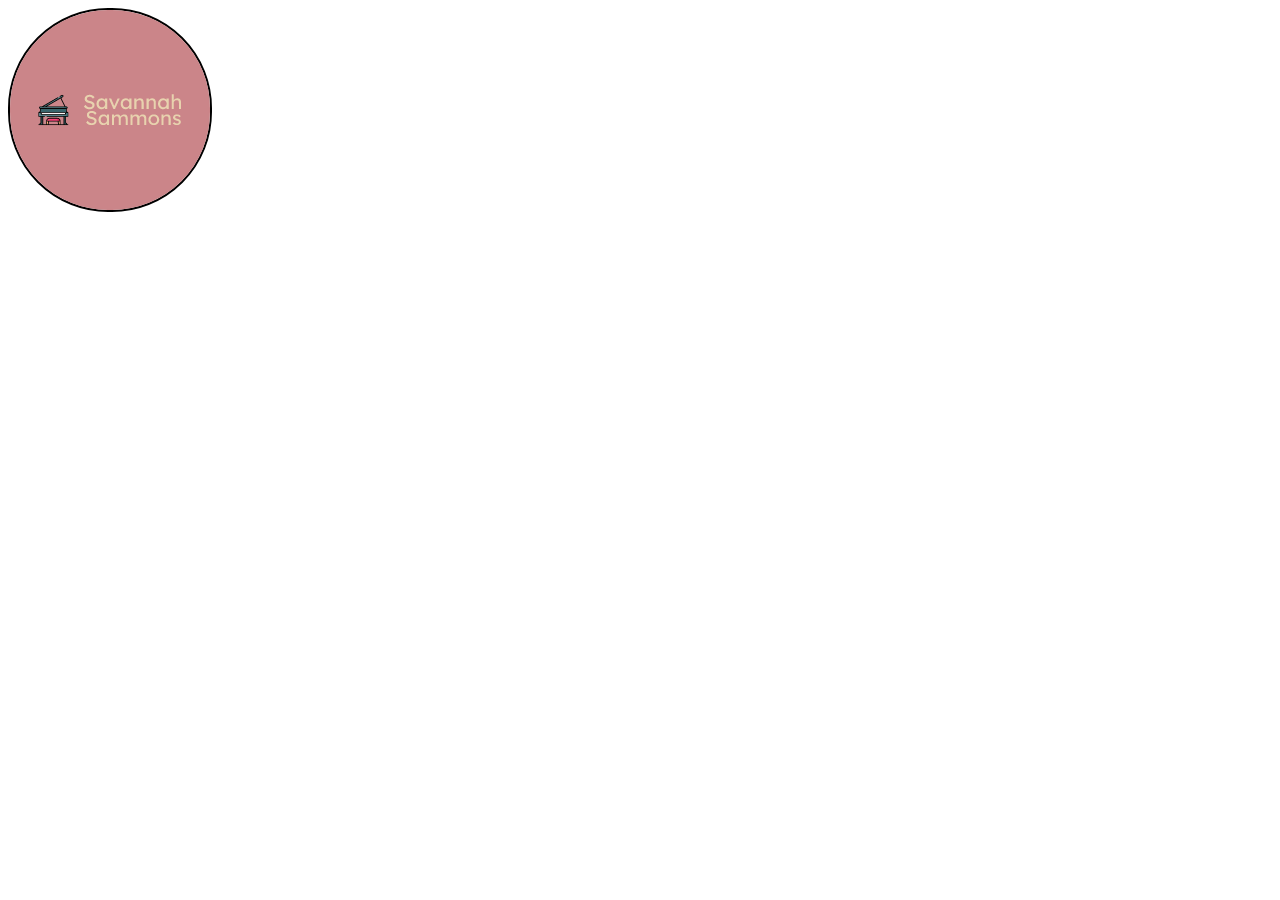
<file: personal website/index.html>
<!DOCTYPE html>
<html lang="en">
<head>
    <meta charset="UTF-8">
    <meta name="viewport" content="width=device-width, initial-scale=1.0">
    <title>Personal Website</title>
    <link rel="stylesheet" href="styles/styles.css">
</head>
<body>
    <div></div>
    <img class="logo" src="images/piano_logo_new.png" alt="piano logo">
</body>
</html>
</file>
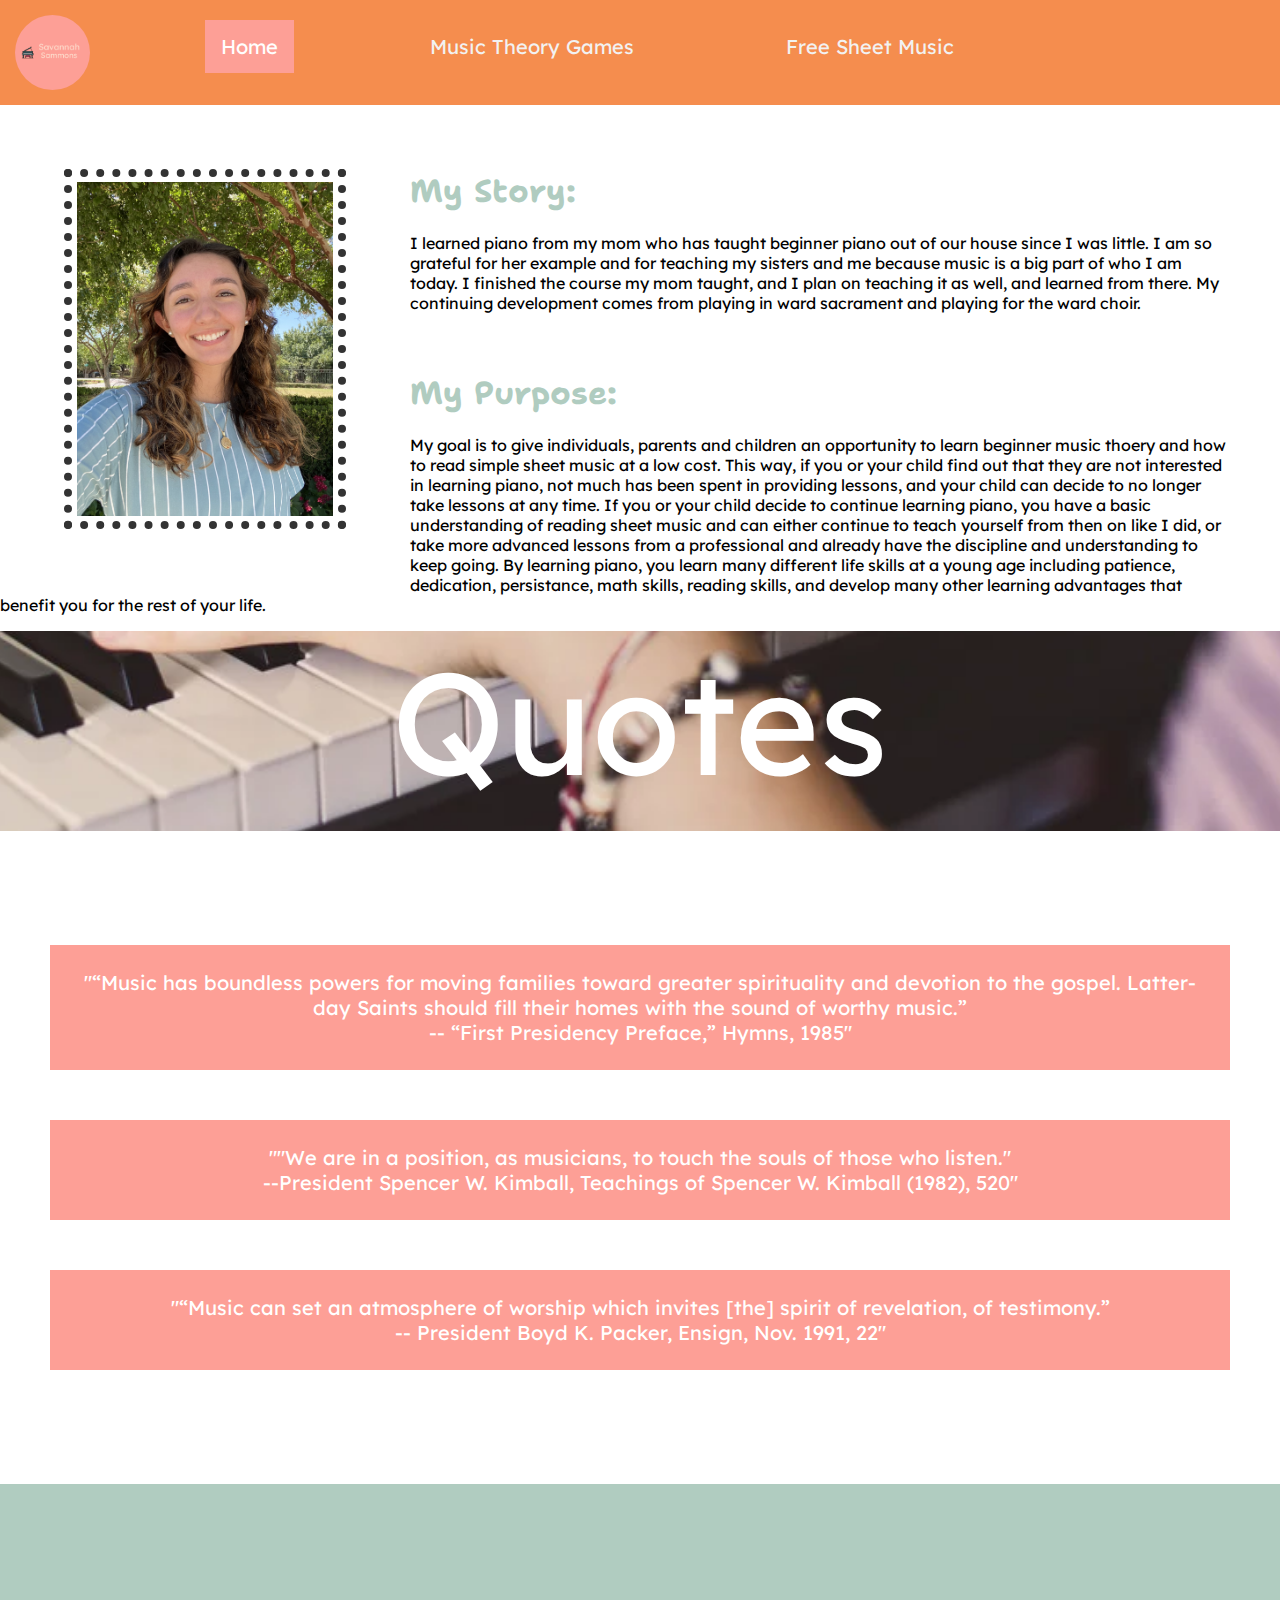
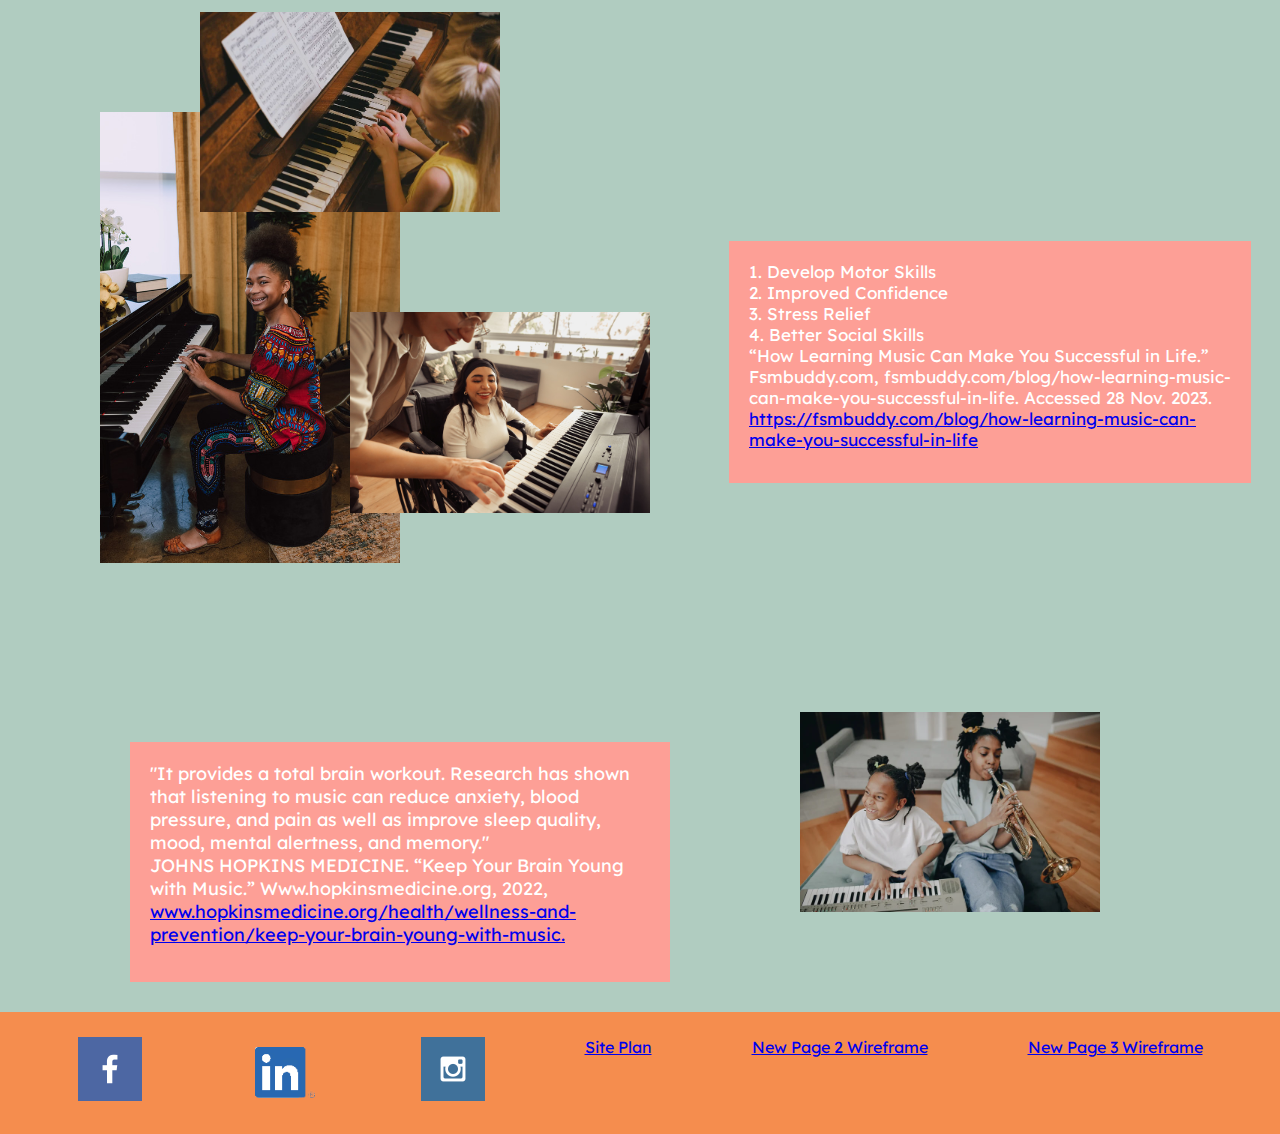
<file: savannahsammons/index.html>
<!DOCTYPE html>
<html lang="en">
<head>
    <meta charset="UTF-8">
    <meta name="viewport" content="width=device-width, initial-scale=1.0">
    <title>Savannah Sammons</title>
    <link rel="shortcut icon" type="x-icon" href="styles/images/small_piano_logo.png">
    <link rel="stylesheet" href="styles/styles.css">
</head>
<body>
    <div id="content">
            <header>
        <nav class="topnav">
            <img class="logo" src="images/logo.png" alt="Logo image">
            <a class="active" href="index.html">Home</a>
            <a href="page2.html">Music Theory Games</a>
            <a href="page3.html">Free Sheet Music</a>
        </nav>
    </header>
    <main>
        <div>
            <section>
                <img class="me" src="images/IMG_9119.jpg" alt="Me, Savannah Sammons">
                <div class="about_me">
                    <h1 class="title">My Story:</h1>
                    <p>I learned piano from my mom who has taught beginner piano out of our house since I was little. I am so grateful
                    for her example and for teaching my sisters and me because music is a big part of who I am today. I finished the course my mom taught,
                    and I plan on teaching it as well, and learned from there. My continuing development comes from playing in ward sacrament and playing for the ward choir.</p><br>
                    <h1 class="title">My Purpose:</h1>
                    <p>My goal is to give individuals, parents and children an opportunity to learn beginner music thoery and how to read simple sheet music
                    at a low cost. This way, if you or your child find out that they are not interested in learning piano, not much has been spent in providing lessons, and your
                    child can decide to no longer take lessons at any time. If you or your child decide to continue learning piano, you have a basic understanding of reading sheet music and 
                    can either continue to teach yourself from then on like I did, or take more advanced lessons from a professional and already have the discipline and understanding to keep going. 
                    By learning piano, you learn many different life skills at a young age including patience, dedication, persistance, math skills, reading skills, and develop many 
                    other learning advantages that benefit you for the rest of your life.
                    </p>
                </div>
                <div class="info">
                    <!-- <a href="https://mail.google.com/mail/u/0/#inbox" target="_blank">email: ssammonstx@gmail.com</a> -->
                </div>
            </section>
        </div>
        <div class="parallax">
            <div class="quotes">Quotes</div>
        </div>
        <div class="quotations">
            <div>"“Music has boundless powers for moving families toward greater spirituality and devotion to the gospel. Latter-day Saints should fill their homes with the sound of worthy music.”<br>
            -- “First Presidency Preface,” Hymns, 1985"</div>
            <div>""We are in a position, as musicians, to touch the souls of those who listen."<br>
            --President Spencer W. Kimball, Teachings of Spencer W. Kimball (1982), 520"</div>
            <div>"“Music can set an atmosphere of worship which invites [the] spirit of revelation, of testimony.”<br>
            -- President Boyd K. Packer, Ensign, Nov. 1991, 22"</div>
        </div>
        <div class="grid">
            <img class="one" src="images/two_girls_piano.webp" alt="two girls playing piano">
            <img class="two" src="images/happy.jpg" alt="happy girl in wheelchair learning piano">
            <img class="three" src="images/happy_girl.jpg" alt="happy girl playing piano">
            <img class="four" src="images/trumpet.webp" alt="girls with a piano and a trumpet">
            <div class="fact1">1. Develop Motor Skills<br>2. Improved Confidence<br>3. Stress Relief<br>4. Better Social Skills<br>“How Learning Music Can Make You Successful in Life.” Fsmbuddy.com, fsmbuddy.com/blog/how-learning-music-can-make-you-successful-in-life. Accessed 28 Nov. 2023.<br><a href="https://fsmbuddy.com/blog/how-learning-music-can-make-you-successful-in-life">https://fsmbuddy.com/blog/how-learning-music-can-make-you-successful-in-life</a></div>
            <div class="fact2">"It provides a total brain workout. Research has shown that listening to music can reduce anxiety, blood pressure, and pain as well as improve sleep quality, mood, mental alertness, and memory."<br>JOHNS HOPKINS MEDICINE. “Keep Your Brain Young with Music.” Www.hopkinsmedicine.org, 2022,<br><a href="https://www.hopkinsmedicine.org/health/wellness-and-prevention/keep-your-brain-young-with-music" target="_blank">www.hopkinsmedicine.org/health/wellness-and-prevention/keep-your-brain-young-with-music.</a></div>
        </div>
    </main>
    <footer>
        <div class="social">
            <a href="https://facebook.com" target="_blank">
                <img src="images/facebook.png" alt="fb icon">
            </a>
            <a href="https://linkedin.com" target="_blank">
                <img src="images/BackgroundRemoved.png" alt="linkedin icon">
            </a>
            <a href="https://instagram.com" target="_blank">
                <img src="images/instagram.png" alt="instagram icon">
            </a>
            <a href="site-plan.html" target="_blank">Site Plan</a>
            <a href="images/page_2_second_wireframe.png" target="_blank">New Page 2 Wireframe</a>
            <a href="images/page_3_second_wireframe.png" target="_blank">New Page 3 Wireframe</a>
        </div>
    </footer>
    </div>
</body>
</html>
</file>
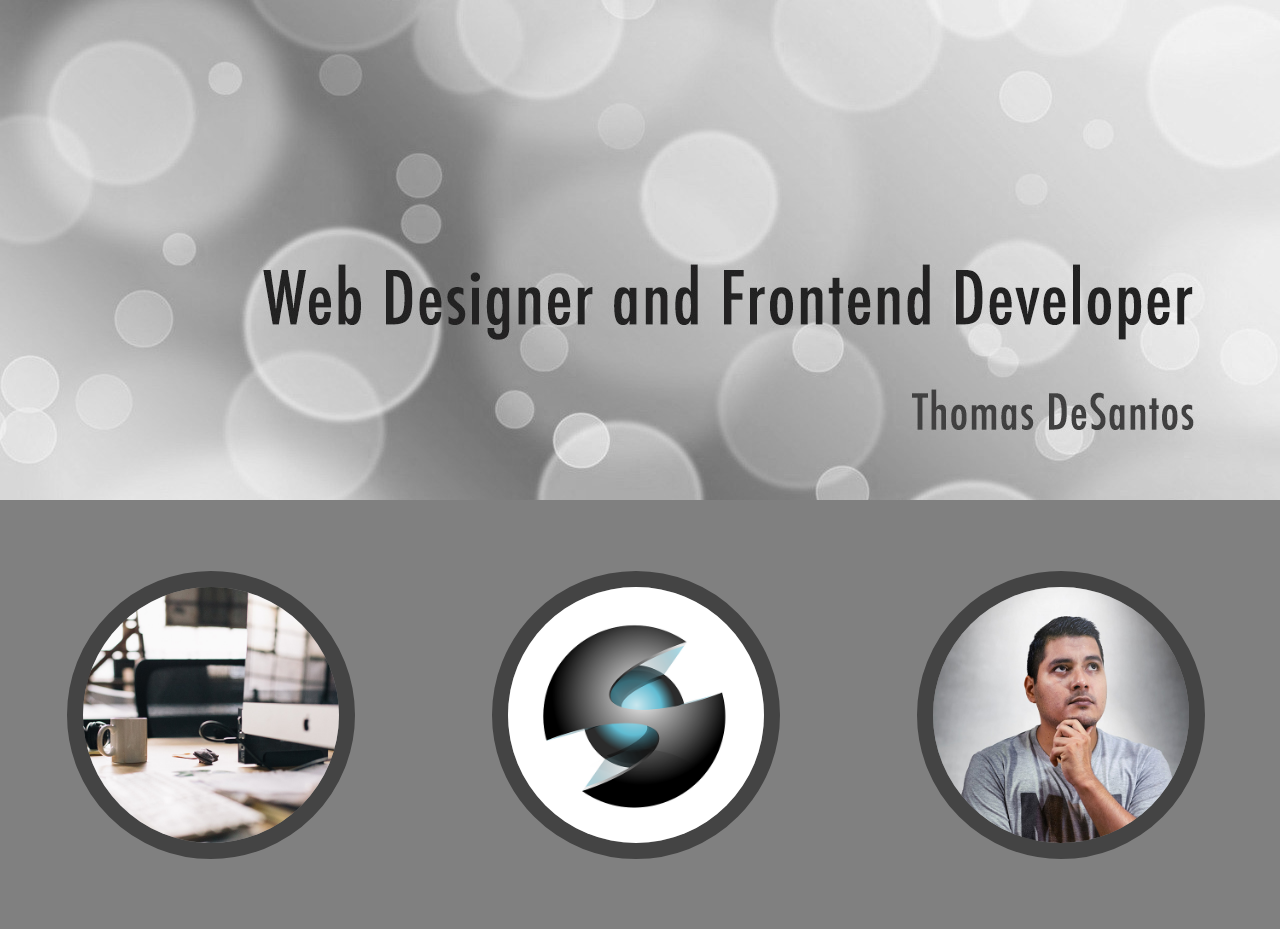
<file: week 5 challenge/index.html>
<!DOCTYPE html>
<html lang="en">
<head>
    <meta charset="UTF-8">
    <meta name="viewport" content="width=device-width, initial-scale=1.0">
    <title>Week 5 Challenge</title>
    <link rel="stylesheet" href="styles/styles.css">
</head>
<body>
    <main>
        <img src="images/w05_circles.jpg" alt="(circles) Web Designer and Frontend Developer">
    </main>
    <footer>
        <img class="images" src="images/w05_ice_image_desk.jpg" alt="desk">
        <img class="images" src="images/w05_ice_image_graphic.png" alt="graphic">
        <img class="images" src="images/w05_ice_image_person.jpg" alt="person thinking">
    </footer>
</body>
</html>
</file>
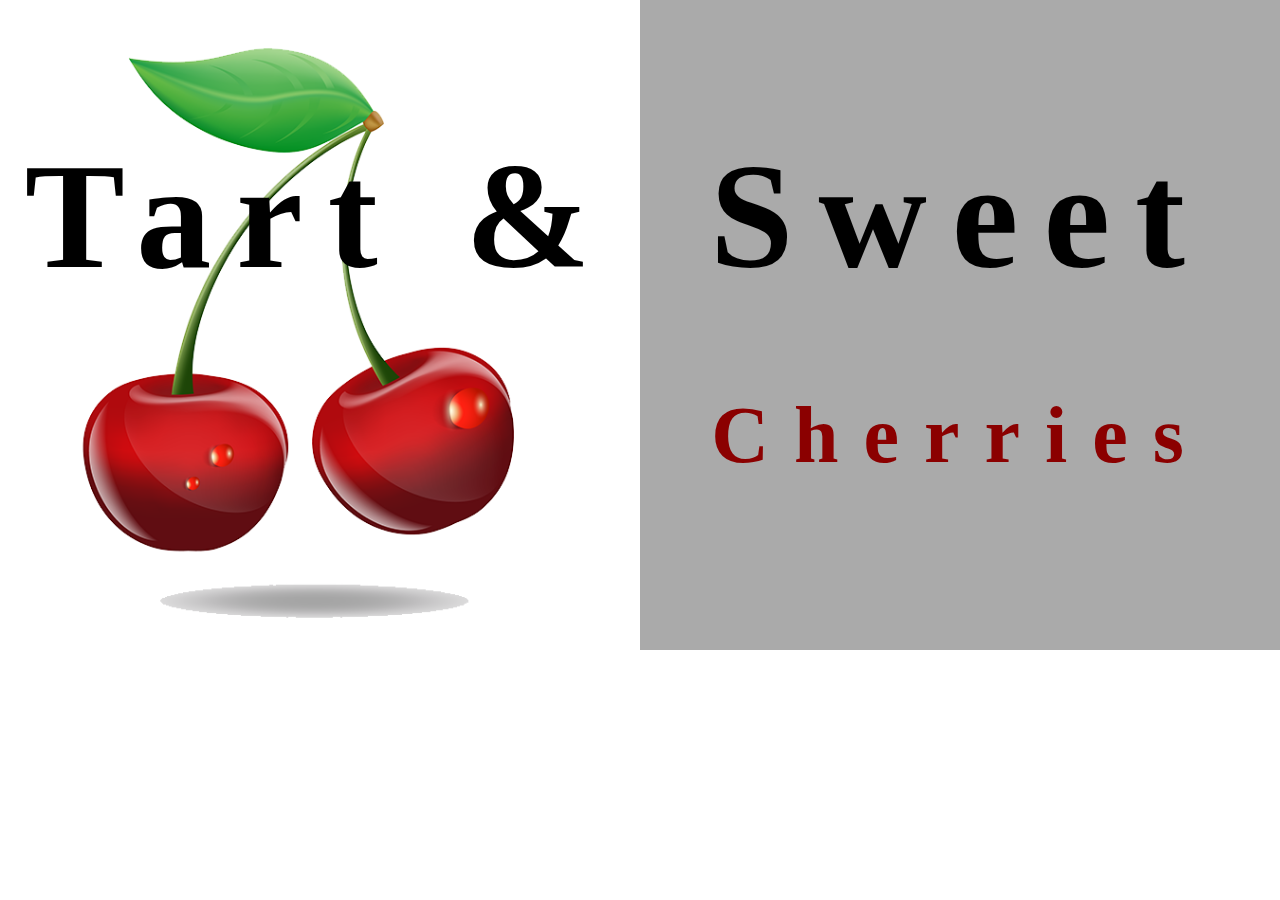
<file: week 6 challenge/index.html>
<!DOCTYPE html>
<html lang="en">
<head>
    <meta charset="UTF-8">
    <meta name="viewport" content="width=device-width, initial-scale=1.0">
    <title>Week 6 Challenge</title>
    <link rel="stylesheet" href="styles/styles.css">
</head>
<body>
    <div class="grid-container">
        <img class="image" src="images/w06_cherries.png" alt="cherries">
        <!-- <div class="tart"><b>Tart & Sweet</b></div> -->
        <div class="tart"><b>Tart &</b></div>
        <div class="sweet"><b>Sweet</b></div>
        <div class="cherries"><b>Cherries</b></div>
        <div class="square"></div>
    </div>
</body>
</html>
</file>
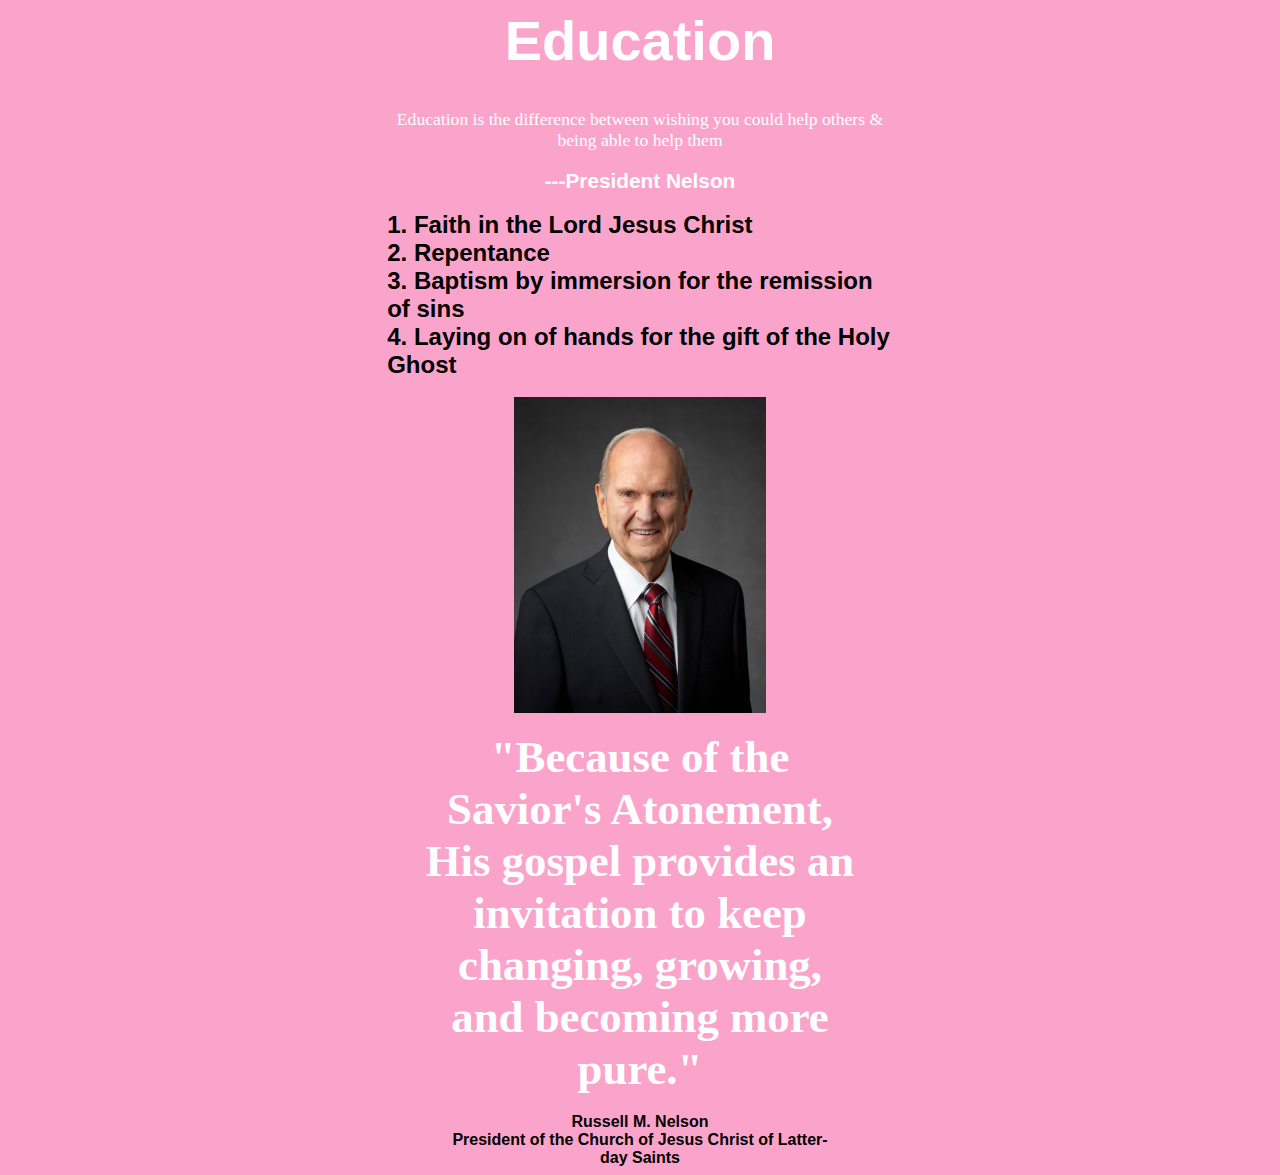
<file: week4.html/index.html>
<!DOCTYPE html>
<html lang="en">
<head>
    <meta charset="UTF-8">
    <meta name="viewport" content="width=device-width, initial-scale=1.0">
    <title>Document</title>
    <link rel="stylesheet" href="styles/styles.css">
</head>
<body style="background-color:rgb(251,164,203)">
    <main>
        <h1>Education</h1>
        <br>
        <br>
        <p>Education is the difference between wishing you could help others & being able to help them</p>
        <br>
        <h4>---President Nelson</h4>
        <br>
        <h2>1. Faith in the Lord Jesus Christ<br>
        2. Repentance<br>
        3. Baptism by immersion for the remission of sins<br>
        4. Laying on of hands for the gift of the Holy Ghost</h2>
        <br>
        <img alt="Picture of Russell M. Nelson" src="styles/images/russell_nelson_official_portrait_2018.jpeg">
        <br>
        <h3>"Because of the Savior's Atonement, His gospel provides an invitation to keep changing, growing, and becoming more pure."</h3>
        <br>
    </main>
    <footer>
        <p>Russell M. Nelson<br>President of the Church of Jesus Christ of Latter-day Saints</p>
    </footer>
</body>
</html>
</file>
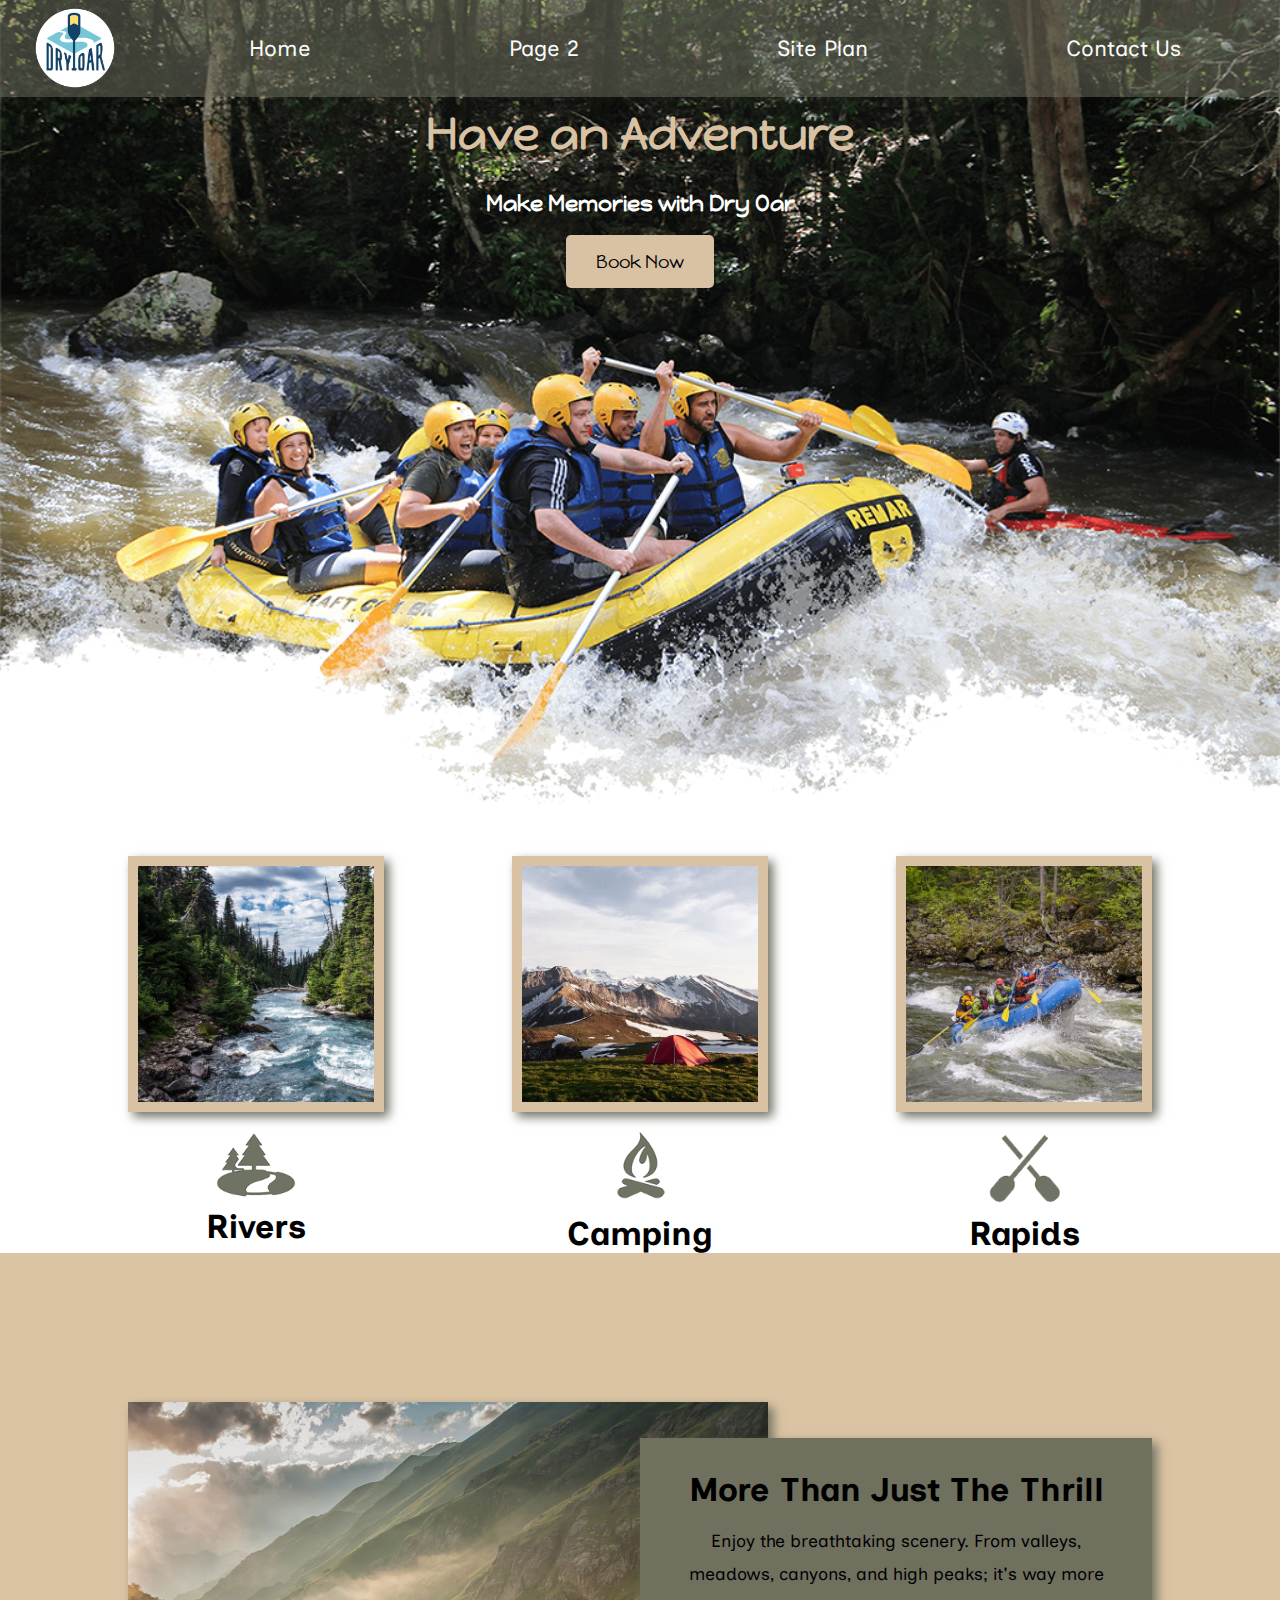
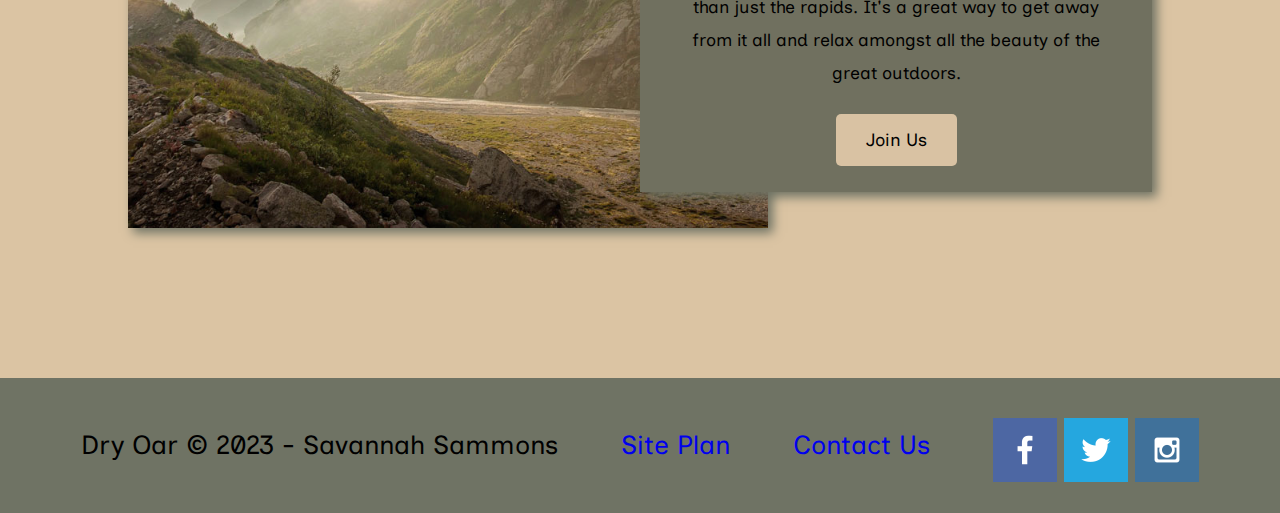
<file: wwr/index.html>
<!DOCTYPE html>
<html lang="en">
<head>
    <meta charset="UTF-8">
    <meta name="viewport" content="width=device-width, initial-scale=1.0">
    <title>Whitewater Rafting Vacations | Dry Oar Boating | Home</title>
    <link rel="stylesheet" href="styles/styles.css">
</head>
<body>
    <div id="content">
        <header>
            <a id="logo_link" href="index.html">
                <img class='logo' src="images/logo.png" alt='Dry Oar Logo' >
            </a>
            <nav>
                <a href="index.html">Home</a>
                <a href="#">Page 2</a>
                <a href="site-plan-rafting.html">Site Plan</a>
                <a href="contactus.html">Contact Us</a>
            </nav>
        </header>
        <div id="hero">
            <div id="hero-box">
                <img id="hero-img" src="images/hero.png" alt="People enjoying rafting">
            </div>
            <section id="hero-msg">
                <h1 class="home-title">Have an Adventure</h1>
                <h4>Make Memories with Dry Oar</h4>
                <div id="button-box">
                    <a class="book" href="contactus.html">Book Now</a>
                </div>
            </section>
        </div>
        <main class="home-grid">
            <section class="rivers-card">
                <img class="card-img" src="images/rivers.jpg" alt="river in forest">
                <img class="icon" src="images/river_icon.png" alt="river icon">
                <h2>Rivers</h2>
            </section>
            <section class="camping-card">
                <img class="card-img" src="images/camping.jpg" alt="tent in mountains">
                <img class="icon" src="images/fire_icon.png" alt="fire icon">
                <h2>Camping</h2>
            </section>
            <section class="rapids-card">
                <img class="card-img" src="images/rapids.jpg" alt="rafting boat">
                <img class="icon" src="images/oars.png" alt="oars icon">
                <h2>Rapids</h2>
            </section>
            <div id="background"></div>
            <img class="mountains" src="images/mountains.jpg" alt="Misty mountains">
            <section class="msg">
                <h2>More Than Just The Thrill</h2>
                <p>Enjoy the breathtaking scenery. From valleys, meadows, canyons, and high peaks; it's way more than just the rapids. It's a great way to get away from it all and relax amongst all the beauty of the great outdoors. </p>
                <a class='join' href="rivers.html">Join Us</a>
            </section>
        </main>
        <footer>
            <p>Dry Oar &copy; 2023 - Savannah Sammons</p>
            <p><a href="site-plan-rafting.html">Site Plan</a></p>
            <p><a href="contactus.html">Contact Us</a></p>
            <div class="social">
                <a href="https://facebook.com" target="_blank">
                    <img src="images/facebook.png" alt="fb icon">
                </a>
                <a href="https://twitter.com" target="_blank">
                    <img src="images/twitter.png" alt="twitter icon">
                </a>
                <a href="https://instagram.com" target="_blank">
                    <img src="images/instagram.png" alt="instagram icon">
                </a>
            </div>
        </footer>
    </div>
</body>
</html>
</file>
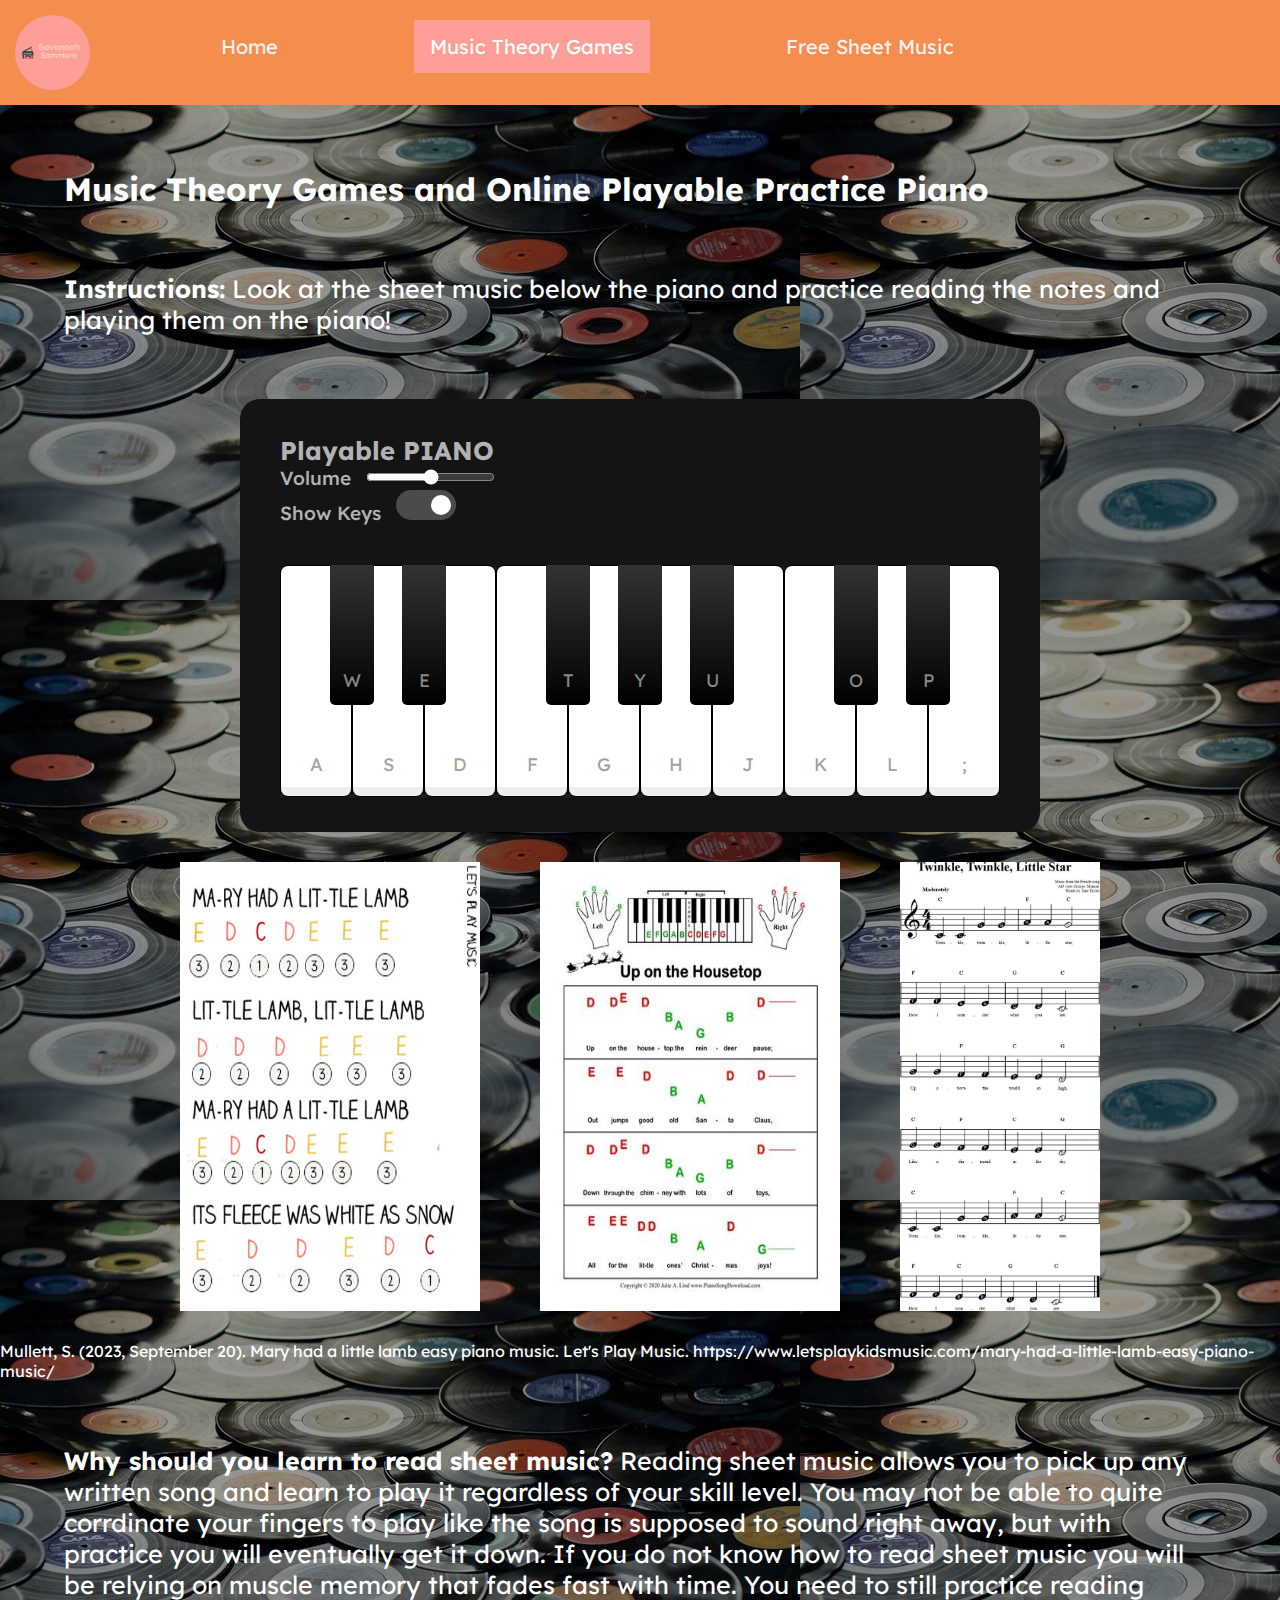
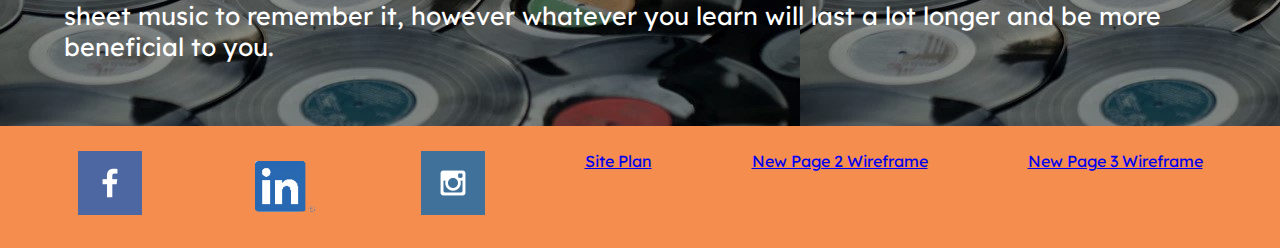
<file: savannahsammons/page2.html>
<!DOCTYPE html>
<html lang="en" dir="ltr">
<head>
    <meta charset="UTF-8">
    <meta name="viewport" content="width=device-width, initial-scale=1.0">
    <title>Savannah Sammons</title>
    <link rel="shortcut icon" type="x-icon" href="images/small_piano_logo.png">
    <link rel="stylesheet" href="styles/piano_styles.css">
    <script src="script.js" defer></script>
</head>
<body>
    <header>
        <nav class="topnav">
            <img class="logo" src="images/logo.png" alt="Logo image">
            <a href="index.html">Home</a>
            <a class="active" href="page2.html">Music Theory Games</a>
            <a href="page3.html">Free Sheet Music</a>
        </nav>
    </header>
    <main>
        <h1>Music Theory Games and Online Playable Practice Piano</h1>
        <div class="instructions">
            <p><b>Instructions:</b> Look at the sheet music below the piano and practice reading the notes and playing them on the piano!</p>
        </div>
        <div class="keyboard">
            <div class="wrapper">
                <header>
                  <h2>Playable PIANO</h2>
                  <div class="column volume-slider">
                    <span>Volume</span><input type="range" min="0" max="1" value="0.5" step="any">
                  </div>
                  <div class="column keys-checkbox">
                    <span>Show Keys</span><input type="checkbox" checked>
                  </div>
                </header>
                <ul class="piano-keys">
                  <li class="key white" data-key="a"><span>a</span></li>
                  <li class="key black" data-key="w"><span>w</span></li>
                  <li class="key white" data-key="s"><span>s</span></li>
                  <li class="key black" data-key="e"><span>e</span></li>
                  <li class="key white" data-key="d"><span>d</span></li>
                  <li class="key white" data-key="f"><span>f</span></li>
                  <li class="key black" data-key="t"><span>t</span></li>
                  <li class="key white" data-key="g"><span>g</span></li>
                  <li class="key black" data-key="y"><span>y</span></li>
                  <li class="key white" data-key="h"><span>h</span></li>
                  <li class="key black" data-key="u"><span>u</span></li>
                  <li class="key white" data-key="j"><span>j</span></li>
                  <li class="key white" data-key="k"><span>k</span></li>
                  <li class="key black" data-key="o"><span>o</span></li>
                  <li class="key white" data-key="l"><span>l</span></li>
                  <li class="key black" data-key="p"><span>p</span></li>
                  <li class="key white" data-key=";"><span>;</span></li>
                </ul>
              </div>
        </div>
        <div class="image_container">
            <img class="sheet_music_mary" src="images/mary-had-a-little-lamb-notes.jpg" alt="mary had a little lamb sheet music"><br>
            <img class="sheet_music_housetop" src="images/up_on_the_house_top.jpg" alt="sheet music for up on the housetop"><br>
            <img class="twinkle_twinkle" src="images/twinkle_twinkle.jpg" alt="sheet music for twinkle twinkle little star"><br>
        </div>
        <div class="copyrights">
            <p class="copyright_mary">Mullett, S. (2023, September 20). Mary had a little lamb easy piano music. Let's Play Music. https://www.letsplaykidsmusic.com/mary-had-a-little-lamb-easy-piano-music/ </p>
        </div>
        <div class="why_sheet_music">
            <p><b>Why should you learn to read sheet music?</b> Reading sheet music allows you to pick up any written song and learn to play it regardless of your skill level. You may not be able to quite corrdinate your fingers to play like the song is supposed to sound right away, but with practice you will eventually get it down. If you do not know how to read sheet music you will be relying on muscle memory that fades fast with time. You need to still practice reading sheet music to remember it, however whatever you learn will last a lot longer and be more beneficial to you.</p>
        </div>
    </main>
    <footer>
        <div class="social">
            <a href="https://facebook.com" target="_blank">
                <img src="images/facebook.png" alt="fb icon">
            </a>
            <a href="https://linkedin.com" target="_blank">
                <img src="images/BackgroundRemoved.png" alt="linkedin icon">
            </a>
            <a href="https://instagram.com" target="_blank">
                <img src="images/instagram.png" alt="instagram icon">
            </a>
            <a href="site-plan.html" target="_blank">Site Plan</a>
            <a href="images/page_2_second_wireframe.png" target="_blank">New Page 2 Wireframe</a>
            <a href="images/page_3_second_wireframe.png" target="_blank">New Page 3 Wireframe</a>
        </div>
    </footer>
</body>
</html>
</file>
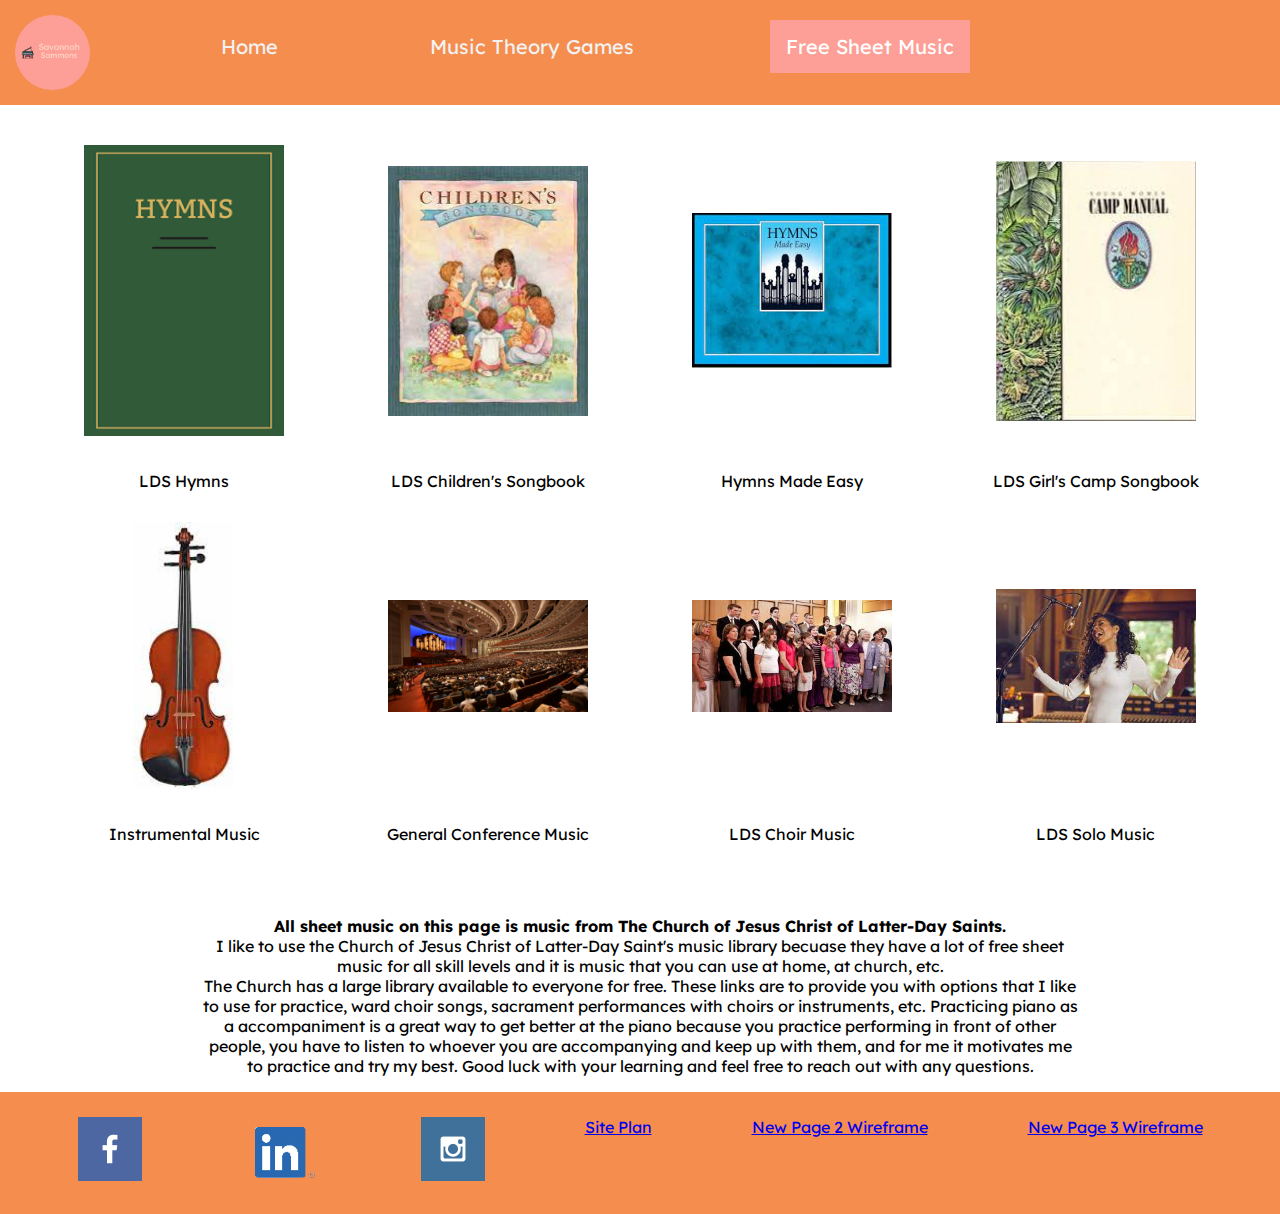
<file: savannahsammons/page3.html>
<!DOCTYPE html>
<html lang="en">
<head>
    <meta charset="UTF-8">
    <meta name="viewport" content="width=device-width, initial-scale=1.0">
    <title>Savannah Sammons</title>
    <link rel="shortcut icon" type="x-icon" href="images/small_piano_logo.png">
    <link rel="stylesheet" href="styles/styles.css">
</head>
<body>
    <header>
        <nav class="topnav">
            <img class="logo" src="images/logo.png" alt="Logo image">
            <a href="index.html">Home</a>
            <a href="page2.html">Music Theory Games</a>
            <a class="active" href="page3.html">Free Sheet Music</a>
        </nav>
    </header>
    <main>
        <div class="grid_container">
            <a href="https://www.churchofjesuschrist.org/music/library/hymns?lang=eng" target="_blank">
                <img class="image1" src="images/hymn_book.png" alt="lds hymn book">
            </a>
            <a href="https://www.churchofjesuschrist.org/music/library/childrens-songbook?lang=eng" target="_blank">
                <img class="image2" src="images/childrens_songs.jpg" alt="lds children's songbook">
            </a>
            <a href="https://assets.ldscdn.org/f6/5e/f65eddf7d84411ebafd4eeeeac1e2adbbc2b9a33/hymns_made_easy_eng.pdf" target="_blank">
                <img class="image3" src="images/hymns_made_easy.jpg" alt="lds hymns made easy">
            </a>
            <a href="https://www.churchofjesuschrist.org/music/library/camp-songs?lang=eng" target="_blank">
                <img class="image4" src="images/girls_camp_songs.jpg" alt="lds girls camp songs">
            </a>
            <p>LDS Hymns</p>
            <p>LDS Children's Songbook</p>
            <p>Hymns Made Easy</p>
            <p>LDS Girl's Camp Songbook</p>
            <a href="https://www.churchofjesuschrist.org/music/library/instrumental-music?lang=eng" target="_blank">
                <img class="image5" src="images/violin.jpg" alt="violin">
            </a>
            <a href="https://www.churchofjesuschrist.org/study/music/conference-music?lang=eng" target="_blank">
                <img class="image6" src="images/general_conference.jpg" alt="lds general conference">
            </a>
            <a href="https://www.churchofjesuschrist.org/music/library/music-for-choirs?lang=eng" target="_blank">
                <img class="image7" src="images/choir.jpg" alt="small choir">
            </a>
            <a href="https://www.churchofjesuschrist.org/music/library/solos?lang=eng" target="_blank">
                <img class="image8" src="images/adassa.jpg" alt="solo singer">
            </a>
            <p>Instrumental Music</p>
            <p>General Conference Music</p>
            <p>LDS Choir Music</p>
            <p>LDS Solo Music</p>
        </div>
        <p class="bottom_paragraph">
            <b>All sheet music on this page is music from The Church of Jesus Christ of Latter-Day Saints.</b>
            <br>I like to use the Church of Jesus Christ of Latter-Day Saint's music library becuase they have a lot of free sheet music for all skill levels and it is music that you can use at home, at church, etc.
            <br>The Church has a large library available to everyone for free. These links are to provide you with options that I like to use for practice, ward choir songs, sacrament performances with choirs or instruments, etc. Practicing piano as a accompaniment is a great way to get better at the piano because you practice performing in front of other people, you have to listen to whoever you are accompanying and keep up with them, and for me it motivates me to practice and try my best. Good luck with your learning and feel free to reach out with any questions.
        </p>
    </main>
    <footer>
        <div class="social">
            <a href="https://facebook.com" target="_blank">
                <img src="images/facebook.png" alt="fb icon">
            </a>
            <a href="https://linkedin.com" target="_blank">
                <img src="images/BackgroundRemoved.png" alt="linkedin icon">
            </a>
            <a href="https://instagram.com" target="_blank">
                <img src="images/instagram.png" alt="instagram icon">
            </a>
            <a href="site-plan.html" target="_blank">Site Plan</a>
            <a href="images/page_2_second_wireframe.png" target="_blank">New Page 2 Wireframe</a>
            <a href="images/page_3_second_wireframe.png" target="_blank">New Page 3 Wireframe</a>
        </div>
    </footer>
</body>
</html>
</file>
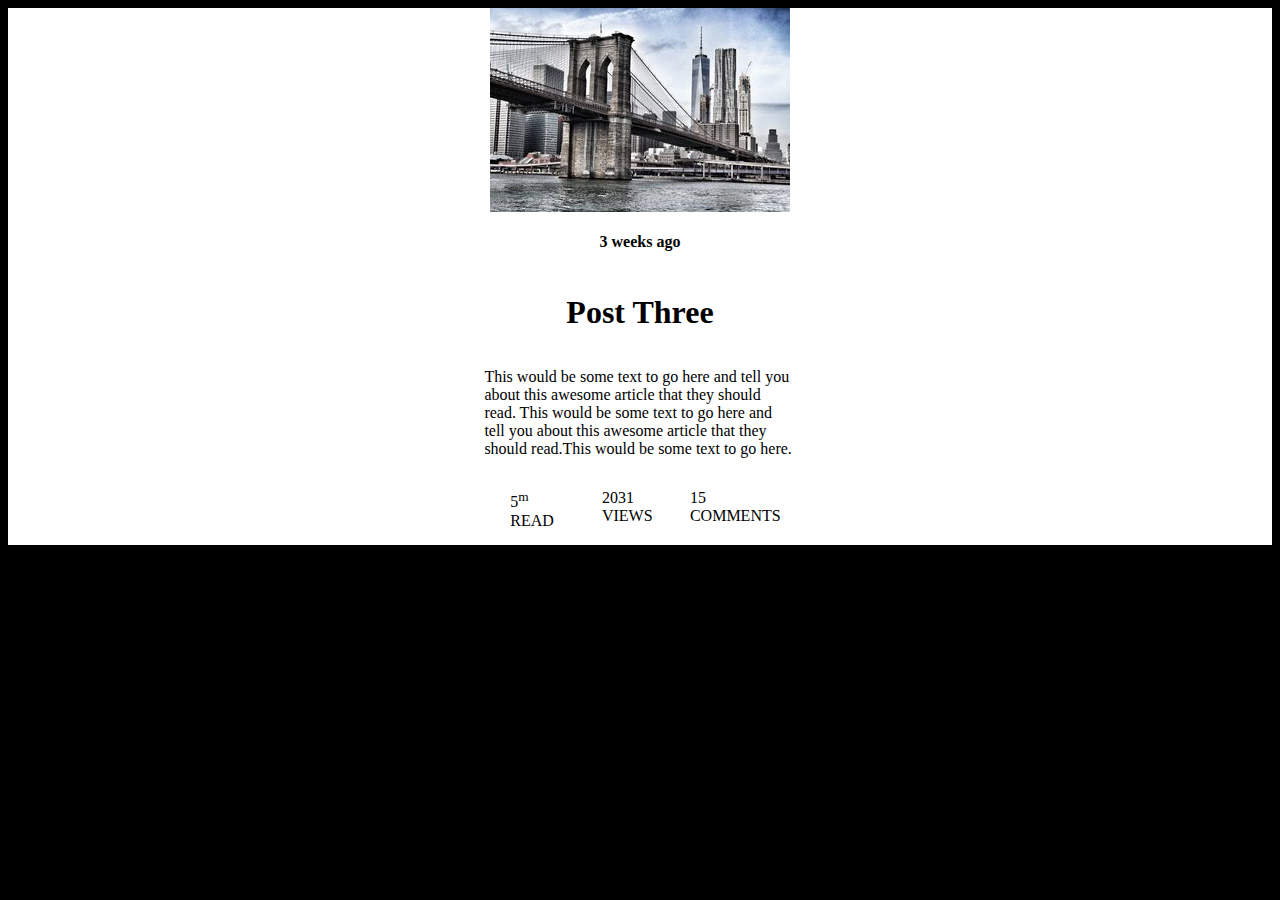
<file: week 9 challenge/challenge.html>
<!DOCTYPE html>
<html lang="en">
<head>
    <meta charset="UTF-8">
    <meta name="viewport" content="width=device-width, initial-scale=1.0">
    <title>Challenge</title>
    <link rel="stylesheet" type="text/css" href="styles.css" />
</head>
<body>
    <div class="grid">
        <div class="thing"></div>
        <img class="image" src="images/w09_ice_img.jpg" alt="bridge">
        <h4>3 weeks ago</h4>
        <h1>Post Three</h1>
        <p>This would be some text to go here and tell you about this awesome article that they should read. This would be some text to go here and tell you about this awesome article that they should read.This would be some text to go here.</p>
        <div class="box1">5<sup>m</sup>
            <div id="read">READ</div>
        </div>
        <div class="box2">2031
            <div id="views">VIEWS</div>
        </div>
        <div class="box3">15
            <div id="views">COMMENTS</div>
        </div>
    </div>
</body>
</html>
</file>
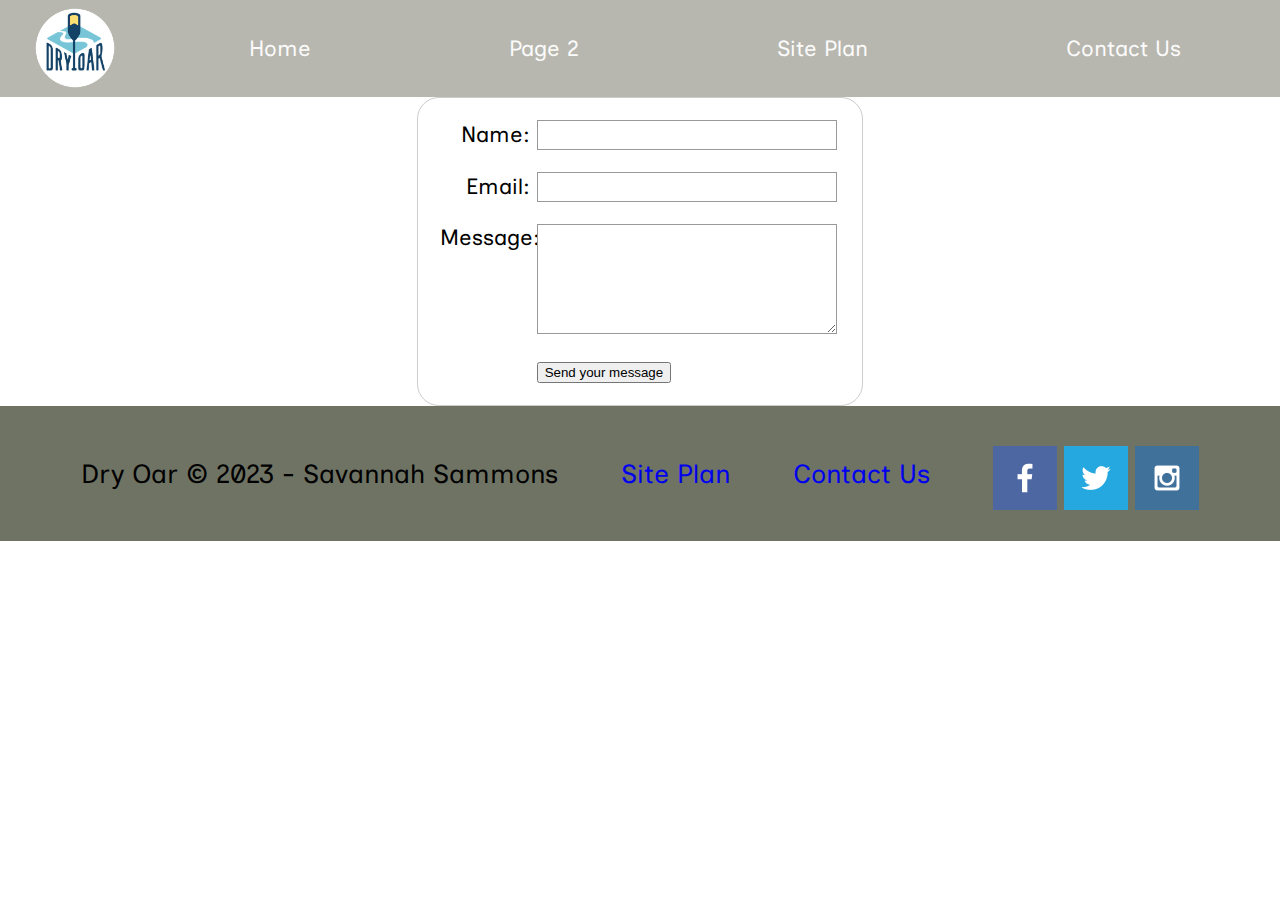
<file: wwr/contactus.html>
<!DOCTYPE html>
<html lang="en">
<head>
    <meta charset="UTF-8">
    <meta name="viewport" content="width=device-width, initial-scale=1.0">
    <title>Contact Us</title>
    <link rel="stylesheet" href="styles/styles.css">
    <style>
        #feedback {
            background-color: antiquewhite;
            position: absolute;
            top: 0;
            left: 0;
            right: 0;
            padding: .5em;
            /* make this element invisible until we are ready for it */
            display: none;      
        }
        .moveDown {
            margin-top: 3em;
        }

        form {
            /* Center the form on the page */
            margin: 0 auto;
            width: 400px;
            /* Form outline */
            padding: 1em;
            border: 1px solid #ccc;
            border-radius: 1em;
            }

            ul {
            list-style: none;
            padding: 0;
            margin: 0;
            }

            form li + li {
            margin-top: 1em;
            }

            label {
            /* Uniform size & alignment */
            display: inline-block;
            width: 90px;
            text-align: right;
            }

            input,
            textarea {
            /* To make sure that all text fields have the same font settings
                By default, textareas have a monospace font */
            font: 1em sans-serif;

            /* Uniform text field size */
            width: 300px;
            box-sizing: border-box;

            /* Match form field borders */
            border: 1px solid #999;
            }

            input:focus,
            textarea:focus {
            /* Additional highlight for focused elements */
            border-color: #000;
            }

            textarea {
            /* Align multiline text fields with their labels */
            vertical-align: top;

            /* Provide space to type some text */
            height: 5em;
            }

            .button {
            /* Align buttons with the text fields */
            padding-left: 90px; /* same size as the label elements */
            }

            button {
            /* This extra margin represent roughly the same space as the space
                between the labels and their text fields */
            margin-left: 0.5em;
            }
    </style>
</head>
<body>
    <div id="content">
        <header>
            <a id="logo_link" href="index.html">
                <img class='logo' src="images/logo.png" alt='Dry Oar Logo' >
            </a>
            <nav>
                <a href="index.html">Home</a>
                <a href="#">Page 2</a>
                <a href="site-plan-rafting.html">Site Plan</a>
                <a href="contactus.html">Contact Us</a>
            </nav>
        </header>
        <main>
            <div id="feedback"></div>
            <form action="/my-handling-form-page" method="post">
                <ul>
                    <li>
                      <label for="name">Name:</label>
                      <input type="text" id="name" name="user_name" />
                    </li>
                    <li>
                      <label for="mail">Email:</label>
                      <input type="email" id="mail" name="user_email" />
                    </li>
                    <li>
                      <label for="msg">Message:</label>
                      <textarea id="msg" name="user_message"></textarea>
                    </li>
                    <li class="button">
                        <button type="submit">Send your message</button>
                    </li>
                </ul>
            </form>
        </main>
        <footer>
            <p>Dry Oar &copy; 2023 - Savannah Sammons</p>
            <p><a href="site-plan-rafting.html">Site Plan</a></p>
            <p><a href="contactus.html">Contact Us</a></p>
            <div class="social">
                <a href="https://facebook.com" target="_blank">
                    <img src="images/facebook.png" alt="fb icon">
                </a>
                <a href="https://twitter.com" target="_blank">
                    <img src="images/twitter.png" alt="twitter icon">
                </a>
                <a href="https://instagram.com" target="_blank">
                    <img src="images/instagram.png" alt="instagram icon">
                </a>
            </div>
        </footer>
        <script>
            // get the feedback div element so we can do something with it.
            const feedbackElement = document.getElementById('feedback');
            // get the form so we can read what was entered in it.
            const formElement = document.forms[0];
            // add a 'listener' to wait for a submission of our form. When that happens run the code below.
            formElement.addEventListener('submit', function(e) {
                // stop the form from doing the default action.
                e.preventDefault();
                // set the contents of our feedback element to a message letting the user know the form was submitted successfully. Notice that we pull the name that was entered in the form to personalize the message!
                feedbackElement.innerHTML = 'Hello '+ formElement.user_name.value +'! Thank you for your message. We will get back with you as soon as possible!';
                // make the feedback element visible.
                feedbackElement.style.display = "block";
                // add a class to move everything down so our message doesn't cover it.
                document.body.classList.toggle('moveDown');
            });
        </script>
</body>
</html>
</file>
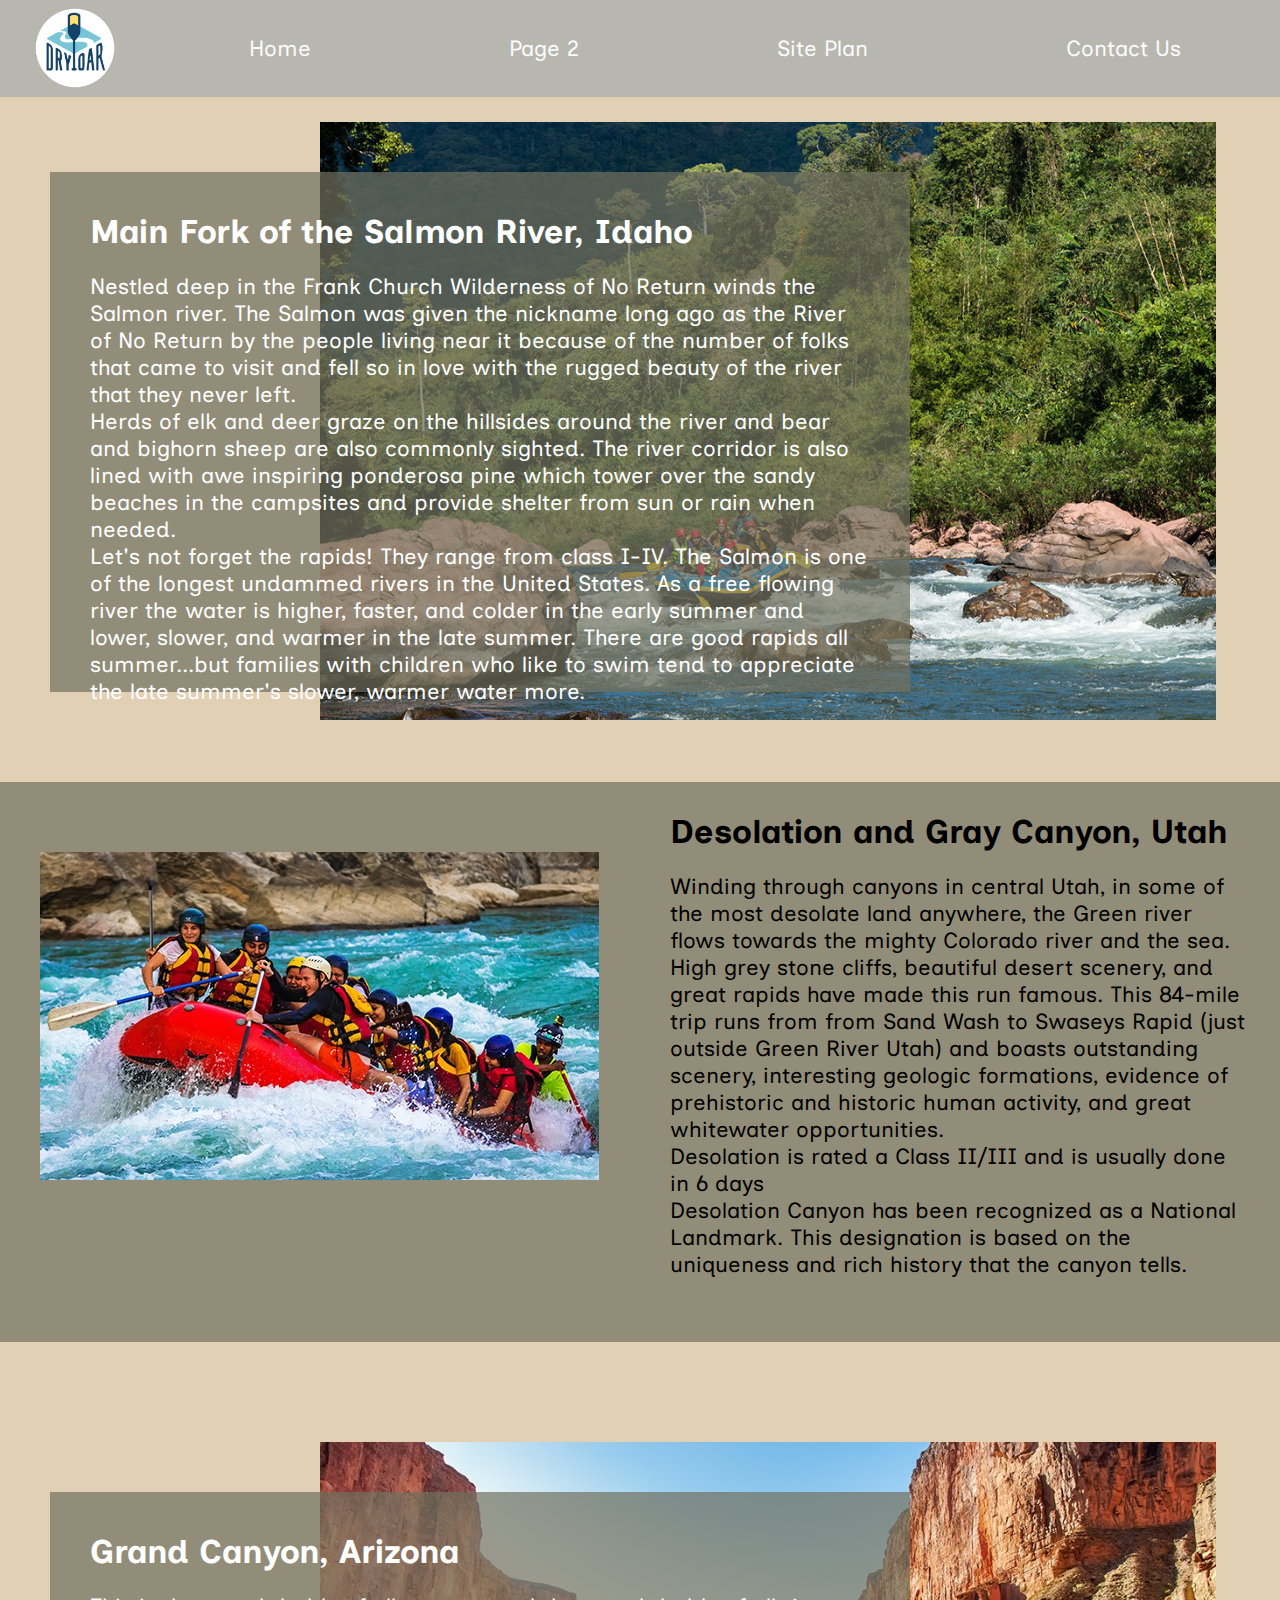
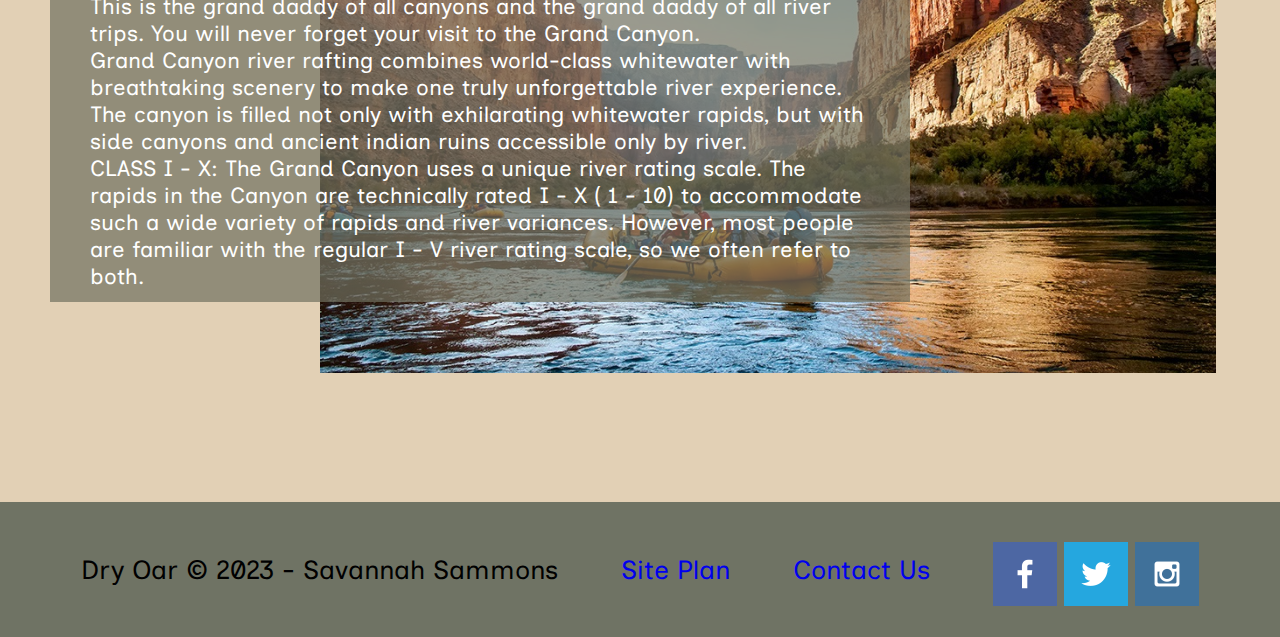
<file: wwr/rivers.html>
<!DOCTYPE html>
<html lang="en">
<head>
    <meta charset="UTF-8">
    <meta name="viewport" content="width=device-width, initial-scale=1.0">
    <title>Rivers</title>
    <link rel="stylesheet" href="styles/styles.css">
</head>
<body>
    <div id="content">
        <header>
            <a id="logo_link" href="index.html">
                <img class='logo' src="images/logo.png" alt='Dry Oar Logo' >
            </a>
            <nav>
                <a href="index.html">Home</a>
                <a href="#">Page 2</a>
                <a href="site-plan-rafting.html">Site Plan</a>
                <a href="contactus.html">Contact Us</a>
            </nav>
        </header>
        <main>
            <div class="big-grid">
                <div class="salmon">
                    <h2>Main Fork of the Salmon River, Idaho</h2>
                    <p>Nestled deep in the Frank Church Wilderness of No Return winds the Salmon river. The Salmon was given the nickname long ago as the River of No Return by the people living near it because of the number of folks that came to visit and fell so in love with the rugged beauty of the river that they never left.<br>
                        Herds of elk and deer graze on the hillsides around the river and bear and bighorn sheep are also commonly sighted. The river corridor is also lined with awe inspiring ponderosa pine which tower over the sandy beaches in the campsites and provide shelter from sun or rain when needed.<br>
                        Let's not forget the rapids! They range from class I-IV. The Salmon is one of the longest undammed rivers in the United States. As a free flowing river the water is higher, faster, and colder in the early summer and lower, slower, and warmer in the late summer. There are good rapids all summer...but families with children who like to swim tend to appreciate the late summer's slower, warmer water more.<br></p>
                </div>
                <img class="salmon_river" src="images/salmon_river.jpg" alt="Salmon River">
                <img class="desolation_gray_county" src="images/desolation.jpg" alt="Desolation and Gray County">
                <div class="random_box"></div>
                <div class="desolation">
                    <h2>Desolation and Gray Canyon, Utah</h2>
                    <p>Winding through canyons in central Utah, in some of the most desolate land anywhere, the Green river flows towards the mighty Colorado river and the sea. High grey stone cliffs, beautiful desert scenery, and great rapids have made this run famous. This 84-mile trip runs from from Sand Wash to Swaseys Rapid (just outside Green River Utah) and boasts outstanding scenery, interesting geologic formations, evidence of prehistoric and historic human activity, and great whitewater opportunities.<br>
                        Desolation is rated a Class II/III and is usually done in 6 days<br>
                        Desolation Canyon has been recognized as a National Landmark.  This designation is based on the uniqueness and rich history that the canyon tells.<br></p>
                </div>
                <div class="canyon">
                    <h2>Grand Canyon, Arizona</h2>
                    <p>This is the grand daddy of all canyons and the grand daddy of all river trips. You will never forget your visit to the Grand Canyon.<br>
                        Grand Canyon river rafting combines world-class whitewater with breathtaking scenery to make one truly unforgettable river experience. The canyon is filled not only with exhilarating whitewater rapids, but with side canyons and ancient indian ruins accessible only by river.<br>
                        CLASS I - X: The Grand Canyon uses a unique river rating scale. The rapids in the Canyon are technically rated I - X ( 1 - 10) to accommodate such a wide variety of rapids and river variances. However, most people are familiar with the regular I - V river rating scale, so we often refer to both.<br></p>
                </div>
                <img class="grand_canyon" src="images/grand_canyon.jpg" alt="Grand Canyon">
            </div>
        </main>
        <footer>
            <p>Dry Oar &copy; 2023 - Savannah Sammons</p>
            <p><a href="site-plan-rafting.html">Site Plan</a></p>
            <p><a href="contactus.html">Contact Us</a></p>
            <div class="social">
                <a href="https://facebook.com" target="_blank">
                    <img src="images/facebook.png" alt="fb icon">
                </a>
                <a href="https://twitter.com" target="_blank">
                    <img src="images/twitter.png" alt="twitter icon">
                </a>
                <a href="https://instagram.com" target="_blank">
                    <img src="images/instagram.png" alt="instagram icon">
                </a>
            </div>
        </footer>
</body>
</html>
</file>
<file: personal website/styles/styles.css>
/* Color palette

DDE8B9- tea green (maybe)
E8D2AE- wheat
D7B29D- desert sand
CB8589- old rose
796465- wenge (maybe)
OR
587D71- hooker's green
7A6174- chinese violet

piano logo
"images/piano_logo"

*/

.logo {
    width: 200px;
    border: 2px solid black;
    border-radius: 100px;
}
</file>
<file: savannahsammons/styles/styles.css>
@import url('https://fonts.googleapis.com/css2?family=Lexend&family=Open+Sans&family=Shantell+Sans:wght@300&display=swap');

:root {
  /* change the values below to your colors from your palette */

  --primary-color: #b0ccc0;
  --secondary-color: #f58d4e;
  --accent1-color: #fedece;
  --accent2-color: #fd9f96;
  --accent3-color: #fedad6;

  /* change the values below to your chosen font(s) */
  --heading-font: "Shantell Sans";
  --paragraph-font: Lexend, "Open Sans", sans-serif;

  /* these colors below should be chosen from among your palette colors above */
  --headline-color-on-white: #b0ccc0;  /* headlines on a white background */ 
  --headline-color-on-color: white; /* headlines on a colored background */ 
  --paragraph-color-on-white: #444; /* paragraph text on a white background */ 
  --paragraph-color-on-color: white; /* paragraph text on a colored background */ 
  --paragraph-background-color: #fd9f96  ;
  --nav-link-color: white;
  --nav-background-color: #f58d4e;
  --nav-hover-link-color: #f58d4e;
  --nav-hover-background-color: #fedad6;
}


body {
    margin: 0;
    font-family: Lexend, "Open Sans", sans-serif;
    height: 800px;
  }

.logo {
  height: 75px;
  float: left;
  padding: 15px;
  border-radius: 100%;
}

.topnav {
  overflow: hidden;
  background-color: #f58d4e;
}

.topnav a {
  float: left;
  color: #f2f2f2;
  text-align: center;
  margin: 20px;
  margin-left: 100px;
  padding: 14px 16px;
  text-decoration: none;
  font-size: 20px;
}

.topnav a:hover {
  background-color: #fedad6;
  color: #f58d4e;
}

.topnav a.active {
  background-color: #fd9f96;
  color: white;
}

/* ==============new section=============== */
#content {
  max-width: 1600px;
  /* background-color: antiquewhite; */
}
.me {
  width: 20vw;
  margin-left: 5%;
  margin-right: 5%;
  margin-bottom: 5%;
  float: left;
  padding: 5px;

  /* border */
  border-style: dotted;
  border-width: 8px;
  border-color: #333;
}
.about_me p {
  margin-right: 50px;
}
.about_me {
  margin-top: 5%;
}

.title {
  font-family: var(--heading-font);
  color: #b0ccc0;
}

/* ==============new section=============== */

.parallax {
  /* The image used */
  background-image: url("girl_playing_piano.webp");

  /* Set a specific height */
  min-height: 200px;

  /* Create the parallax scrolling effect */
  background-attachment: fixed;
  background-position: center;
  background-repeat: no-repeat;
  background-size: cover;
}

.quotes {
  font-size: 900%;
  color: white;
  text-align: center;
}

.quotations {
  padding-top: 5%;
  padding-bottom: 5%;
}

.quotations div {
  background-color: #fd9f96;
  color: white;
  font-size: 20px;
  text-align: center;
  padding: 25px;
  margin: 50px;
}

/* ==============new section===============       GRID        */

.grid {
  padding-top: 10%;
  background-color: #b0ccc0;
  display: grid;
  grid-template-columns: 100px 100px 100px 50px 50px 100px 100px 100px 100px 100px 100px;
  grid-template-rows: 100px 100px 100px 100px 100px 100px 100px 100px 100px 100px;
}

.grid img {
  width: 300px;
}

.one {
  grid-column: 3;
  z-index: 1;
}

.two {
  grid-column: 5;
  grid-row: 4;
  z-index: 1;
}

.three {
  grid-column: 2;
  z-index: 0;
}

.four {
  grid-column: 10;
  grid-row: 8;
}

/* facts */
.fact1 {
  background-color: #fd9f96;
  color: white;
  padding: 5%;
  margin: 5%;
  grid-column: 9/13;
  grid-row: 3/6;
  font-size: 17px;
  padding: 20px;
}

.fact2 {
  background-color: #fd9f96;
  color: white;
  padding: 5%;
  margin: 5%;
  grid-column: 2/9;
  grid-row: 8/11;
  font-size: 18px;
  padding: 20px;
}

/* ==============new section=============== */

footer {
  background-color: #f58d4e;
  padding: 25px;
}

.social {
  display: flex;
  justify-content: center;
}

.social a {
  padding-left: 50px;
  padding-right: 50px;
}


/* +++++++++++ PAGE 3 +++++++++++++++++++++++ */

.bottom_paragraph {
  text-align: center;
  margin-left: 200px;
  margin-right: 200px;
}


.grid_container {
  display: grid;
  grid-template-columns: 1fr 1fr 1fr 1fr;
  gap: 15px;
  padding: 40px;
}

.grid_container p {
  text-align: center;
  /* margin-left: 0; */
}

.image1 {
  justify-self: center;
  width: 200px;
  grid-column: 1;
}

.image2 {
  justify-self: center;
  width: 200px;
  grid-column: 2;
}

.image3 {
  justify-self: center;
  width: 200px;
  grid-column: 3;
}

.image4 {
  justify-self: center;
  width: 200px;
  grid-column: 4;
}

.image5 {
  justify-self: center;
  width: 200px;
  grid-column: 1;
}

.image6 {
  justify-self: center;
  width: 200px;
  grid-column: 2;
}

.image7 {
  justify-self: center;
  width: 200px;
  grid-column: 3;
}

.image8 {
  justify-self: center;
  width: 200px;
  grid-column: 4;
}

main a {
  margin: auto;
}
</file>
<file: week 5 challenge/styles/styles.css>
body {
    margin: 0;
    background-color: gray;
}
main img {
    size: 100em;
    margin: 0 auto;
}
.images {
    width: 20%;
    border: 1em solid #444444;
    border-radius: 1000px;
    margin: 5.2%;
}
footer {
    background-color: gray;
    margin: 0;
}
</file>
<file: week 6 challenge/styles/styles.css>
body {
    margin: 0 auto;
}

.grid-container {
    display: grid;
    grid-template-columns: 1fr 1fr;
    grid-template-rows: 130px 130px 130px 130px 130px;
}

.square {
    background-color: #aaa;
    grid-column: 2/3;
    grid-row: 1/6;
}

.image {
    grid-column: 1/2;
    height: 650px;
}

.tart {
    color: black;
    justify-self: center;
    justify-self: center;
    letter-spacing: 25px;
    grid-column: 1/2;
    grid-row: 2/3;
    font-size: 150px;
    z-index: 3;
}

.sweet {
    color: black;
    justify-self: center;
    justify-self: center;
    letter-spacing: 25px;
    grid-column: 2/3;
    grid-row: 2/3;
    font-size: 150px;
    z-index: 3;
}

.cherries {
    color: darkred;
    justify-self: center;
    letter-spacing: 25px;
    grid-column: 2/3;
    grid-row: 4/5;
    font-size: 80px;
    z-index: 4;
}
</file>
<file: week4.html/styles/styles.css>
body {
    text-align: center;
}
h1, h3, h4, main p {
    color: white;
}
h1 {
    font-family: sans-serif, Times;
    margin: 0 auto;
    width: 40%;
    font-size: 3.5em;
}
h1:hover {
    color: black;
  }
main p {
    margin: 0 auto;
    width: 40%;
    font-size: 1.1em;
}
h4 {
    font-family: sans-serif, Times;
    margin: 0 auto;
    width: 20%;
    font-size: 1.3em;
}
h2 {
    font-family: sans-serif, Times;
    width: 40%;
    text-align: left;
    margin: 0 auto;
}
img {
    width: 20%;
    display: block;
    margin: 0 auto;
  }
h3 {
    margin: 0 auto;
    width: 35%;
    font-size: 2.8em;
}
footer p {
    font-family: sans-serif, Times;
    margin: 0 auto;
    width: 30%;
    font-weight: Bold;
}
footer p:hover {
    color: black
}
/*
* {
    border: 2px solid blue;
}*/
</file>
<file: wwr/styles/styles.css>
@import url('https://fonts.googleapis.com/css2?family=Happy+Monkey&family=Inclusive+Sans&display=swap');

#content {
    margin: 0 auto;
    max-width: 1600px;
}
/* * {
    border: 2px solid blue;
} */
nav a {
    text-align: center;
    text-decoration: none;
}
#button-box {
    text-align: center;
}
main section {
    text-align: center;
}
#background {
    height: 725px;
}
body {
    background-color: white;
    font-family: "Inclusive Sans", Arial, sans-serif;
    font-size: 22px;
    margin: 0;
    padding: 0;
}
header {
    background-color: rgb(112,112,95, 0.5); /* opacity 0.5 */
    display: grid;
    grid-template-columns: 150px auto;
}
nav {
    display: flex;
    justify-content: space-around;
}
nav a:hover {
    background-color: rgb(255,255,255, 0.3);
}
.book, .join {
    background-color: #d9c2a3;
    color: black;
    text-decoration: none;
    font-size: 18px;
    padding: 15px 30px;
    margin-top: 50px;
    border-radius: 5px;
}
.book:hover, .join:hover {
    background-color: rgb(112,112,95);
}
#background {
    background-color: rgb(219,196,163);
}
.msg {
    background-color: rgb(112,112,95);
    line-height: 1.5em;
    padding: 35px;
    grid-column: 6/10;
    grid-row: 6/7;
    box-shadow: 5px 5px 10px #6f7364;
}
.mountains {
    width: 100%;
    grid-column: 2/7;
    grid-row: 5/8;
    box-shadow: 5px 5px 10px #6f7364;
}
.msg p {
    font-size: .8em;
    padding-bottom: 15px;
}
footer {
    background-color: #6f7364;
    padding: 25px 50px;
    /* margin-top: 200px;  */
    display: flex;
    justify-content: space-around;
    align-items: center;
}
.icon {
    width: 80px;
    padding-top: 10px;
}
.logo {
    width: 80px;
}
#hero {
    display: grid;
    grid-template-columns: 1fr 3fr 1fr;
    margin-top: -100px; 
}
#hero-box {
    grid-column: 1/4;
    grid-row: 1/3;
    z-index: -1;
}
#hero-msg {
    grid-column: 2/3;
    grid-row: 1/2;
    margin-top: 100px;
    font-family: 'Happy Monkey', 'Bradley Hand', sans-serif;
}
#hero-msg h1, #hero-msg h4 {
    text-align: center;
}
#hero-msg h4 {
    color: white;
}
#hero-img {
    width: 100%;
}
nav a {
    text-decoration: none;
    color: #fcfbfb;
    text-align: center;
    padding: 35px;
} 
footer a {
    text-decoration: none;
}
footer p {
    font-size: 1.2em;
    text-decoration: none;
}
footer p a:hover {
    text-decoration: underline;
}
footer .social img {
    padding-top: 15px;
}
#logo_link {
    padding-top: 5px;
    justify-self: center;
    align-self: center;
}
.card-img {
    border: 10px solid #d9c2a3;
    transition: transform .5s;
    box-shadow: 5px 5px 10px #6f7364;
}
.card-img:hover {
    opacity: .6;
    transform: scale(1.1);
}
.card-img, .mountains {
    width: 100%;
}
main section img {
    box-sizing: border-box;
}
.home-grid {
    display: grid;
    grid-template-columns: 1fr 1fr 1fr 1fr 1fr 1fr 1fr 1fr 1fr 1fr;
}
h2 {
    margin: 0;
}
.home-title {
    font-family: 'Happy Monkey', 'Bradley Hand', sans-serif;
    font-size: 2em;
    margin-top: 10px;
    color: #d9c2a3;
}
.rivers-card {
    grid-column: 2/4;
    grid-row: 2/3;
    justify-self: center;
}
.camping-card {
    grid-column: 5/7;
    grid-row: 2/3;
    justify-self: center;
}
.rapids-card {
    grid-column: 8/10;
    grid-row: 2/3;
    justify-self: center;
}
#background {
    grid-column: 1/11;
    grid-row: 4/9;
}
.mountains {
    grid-column: 2/7;
    grid-row: 5/8;
}
.msg {
    grid-column: 6/10;
    grid-row: 6/7;
}


/* Second Page Stuff ... */
.big-grid {
    display: grid inline;
    grid-template-columns: 25vw 25vw 25vw 25vw;
    grid-template-rows: 30em 30em 30em;
    margin: 0 auto;
    gap: 0;
    padding-top: 25px;

    background-color: rgb(219,196,163, 0.8);
}

.salmon {
    grid-column: 1/4;
    grid-row: 1;
    z-index: 2;
    padding: 40px;
    margin: 50px;
    background-color: rgb(112,112,95, 0.7);
    height: 20em;
    color: white;
}
.salmon_river {
    grid-column: 2;
    grid-row: 1;
    z-index: 1;
    width: 70vw;
}

.random_box {
    grid-column: 1/6;
    grid-row: 2;
    z-index: 0;
    margin-bottom: 100px;
    background-color: rgb(112,112,95, 0.7);
}

.desolation {
    grid-column: 3/5;
    grid-row: 2;
    z-index: 2;
    padding: 30px;
    width: 45vw;
}
.desolation_gray_county {
    grid-column: 1/4;
    grid-row: 2;
    z-index: 1;
    padding: 20px;
    margin-top: 50px;
    margin-left: 20px;
}

.canyon {
    grid-column: 1/4;
    grid-row: 3;
    z-index: 2;
    padding: 40px;
    margin: 50px;
    background-color: rgb(112,112,95, 0.7);
    height: 15em;
    color: white;
}
.grand_canyon {
    grid-column: 2;
    grid-row: 3;
    z-index: 1;
    width: 70vw;
}

@media screen and (max-width: 900px) {
    #hero, .home-grid {
        display: block;
        height: auto;
    }
    nav, footer {
        flex-direction: column;
    }
    nav a {
        display: block;
        padding: 15px;
    }
    #hero {
        margin-top: 0;
    }
    #hero-msg {
        margin-top: 0;
    }
    #hero-msg h4 {
        display: none;
    }
    #hero-msg h1 {
        color: #6f7364;
    }
    .home-title {
        font-size: 25px;
    }
    .rivers-card, .camping-card, .rapids-card { 
        margin: 50px auto;
        width: 60%;
    }
    #background {
        display: none;
    }
    .mountains, .msg {
        width: 80%;
        display: block;
        margin: 0 auto;
    }
    footer {
        margin-top: 25px;
    }
}
</file>
<file: savannahsammons/styles/piano_styles.css>
@import url('https://fonts.googleapis.com/css2?family=Lexend&family=Open+Sans&family=Shantell+Sans:wght@300&display=swap');

body {
  margin: 0;
  font-family: Lexend, "Open Sans", sans-serif;

  background-image: url("records.jpg");
}

.logo {
height: 75px;
float: left;
padding: 15px;
border-radius: 100%;
}

.topnav {
overflow: hidden;
background-color: #f58d4e;
}

.topnav a {
float: left;
color: #f2f2f2;
text-align: center;
margin: 20px;
margin-left: 100px;
padding: 14px 16px;
text-decoration: none;
font-size: 20px;
}

.topnav a:hover {
background-color: #fedad6;
color: #f58d4e;
}

.topnav a.active {
background-color: #fd9f96;
color: white;
}

/* ============== new section ================= */

h1 {
  color: white;
  margin: 5%;
}

.instructions p {
  color: white;
  margin: 5%;
  font-size: 25px;
}

/* ============== new section ================= */

.image_container {
  display: flex;
}

.sheet_music_mary {
  display: flex;
  align-items: left;
  width: 300px;
  padding: 30px;
  margin-left: 150px;
}

.sheet_music_housetop {
  display: flex;
  align-items: center;
  width: 300px;
  padding: 30px;
}

.twinkle_twinkle {
  display: flex;
  align-items: right;
  width: 200px;
  padding: 30px;
}

.copyright_mary {
  color: white;
}

/* ============== new section ================= */

.why_sheet_music p {
  color: white;
  margin: 5%;
  font-size: 25px;
}

/* ============== new section ================= */

footer {
  background-color: #f58d4e;
  padding: 25px;
}

.social {
  display: flex;
  justify-content: center;
}

.social a {
  padding-left: 50px;
  padding-right: 50px;
}



  
/* Import Google font - Poppins */
@import url('https://fonts.googleapis.com/css2?family=Poppins:wght@400;500;600&display=swap');
* {
  margin: 0;
  padding: 0;
  /* box-sizing: border-box;
  font-family: 'Poppins', sans-serif; */
}
body {
  /* display: flex; */
  align-items: center;
  justify-content: center;
  min-height: 100vh;
  /* background: #E3F2FD; */
}
.wrapper {
  /* display: flex; */
  width: 720px;
  padding: 35px 40px;
  border-radius: 20px;
  background: #141414;
  margin-left: auto;
  margin-right: auto;
}
.wrapper header {
  /* display: flex; */
  color: #B2B2B2;
  align-items: center;
  justify-content: space-between;
}
header h2 {
  font-size: 1.6rem;
}
header .column {
  /* display: flex; */
  align-items: center;
}
header span {
  font-weight: 500;
  margin-right: 15px;
  font-size: 1.19rem;
}
header input {
  outline: none;
  border-radius: 30px;
}
.volume-slider input {
  accent-color: #fff;
}
.keys-checkbox input {
  height: 30px;
  width: 60px;
  cursor: pointer;
  appearance: none;
  position: relative;
  background: #4B4B4B
}
.keys-checkbox input::before {
  content: "";
  position: absolute;
  top: 50%;
  left: 5px;
  width: 20px;
  height: 20px;
  border-radius: 50%;
  background: #8c8c8c;
  transform: translateY(-50%);
  transition: all 0.3s ease;
}
.keys-checkbox input:checked::before {
  left: 35px;
  background: #fff;
}
.piano-keys {
  display: flex;
  list-style: none;
  margin-top: 40px;
}
.piano-keys .key {
  cursor: pointer;
  user-select: none;
  position: relative;
  text-transform: uppercase;
}
.piano-keys .black {
  z-index: 2;
  width: 44px;
  height: 140px;
  margin: 0 -22px 0 -22px;
  border-radius: 0 0 5px 5px;
  background: linear-gradient(#333, #000);
}
.piano-keys .black.active {
  box-shadow: inset -5px -10px 10px rgba(255,255,255,0.1);
  background:linear-gradient(to bottom, #000, #434343);
}
.piano-keys .white {
  height: 230px;
  width: 70px;
  border-radius: 8px;
  border: 1px solid #000;
  background: linear-gradient(#fff 96%, #eee 4%);
}
.piano-keys .white.active {
  box-shadow: inset -5px 5px 20px rgba(0,0,0,0.2);
  background:linear-gradient(to bottom, #fff 0%, #eee 100%);
}
.piano-keys .key span {
  position: absolute;
  bottom: 20px;
  width: 100%;
  color: #A2A2A2;
  font-size: 1.13rem;
  text-align: center;
}
.piano-keys .key.hide span {
  display: none;
}
.piano-keys .black span {
  bottom: 13px;
  color: #888888;
}
@media screen and (max-width: 815px) {
  .wrapper {
    padding: 25px;
  }
  header {
    flex-direction: column;
  }
  header :where(h2, .column) {
    margin-bottom: 13px;
  }
  .volume-slider input {
    max-width: 100px;
  }
  .piano-keys {
    margin-top: 20px;
  }
  .piano-keys .key:where(:nth-child(9), :nth-child(10)) {
    display: none;
  }
  .piano-keys .black {
    height: 100px;
    width: 40px;
    margin: 0 -20px 0 -20px;
  }
  .piano-keys .white {
    height: 180px;
    width: 60px;
  }
}
@media screen and (max-width: 615px) {
  .piano-keys .key:nth-child(13),
  .piano-keys .key:nth-child(14),
  .piano-keys .key:nth-child(15),
  .piano-keys .key:nth-child(16),
  .piano-keys .key :nth-child(17) {
    display: none;
  }
  .piano-keys .white {
    width: 50px;
  }
}
</file>
<file: week 9 challenge/styles.css>
body {
    background-color: black;
}

.grid {
    display: grid;
    grid-template-columns: 5fr 1fr 1fr 1fr 5fr;
    justify-items: center;

    background-color: white;
}

/* .thing {
    background-color: white;
    grid-column: 2/5;
    grid-row: 1/10;
} */

.image, h4, h1, p {
    grid-column: 2/5;
}

.h4 {
    grid-row: 2/3;
}

.box1 {
    grid-column: 2/3;
    grid-row: 5/6;
    padding: 15px;
}
.box2 {
    grid-column: 3/4;
    grid-row: 5/6;
    padding: 15px;
}
.box3 {
    grid-column: 4/5;
    grid-row: 5/6;
    padding: 15px;
}
</file>
